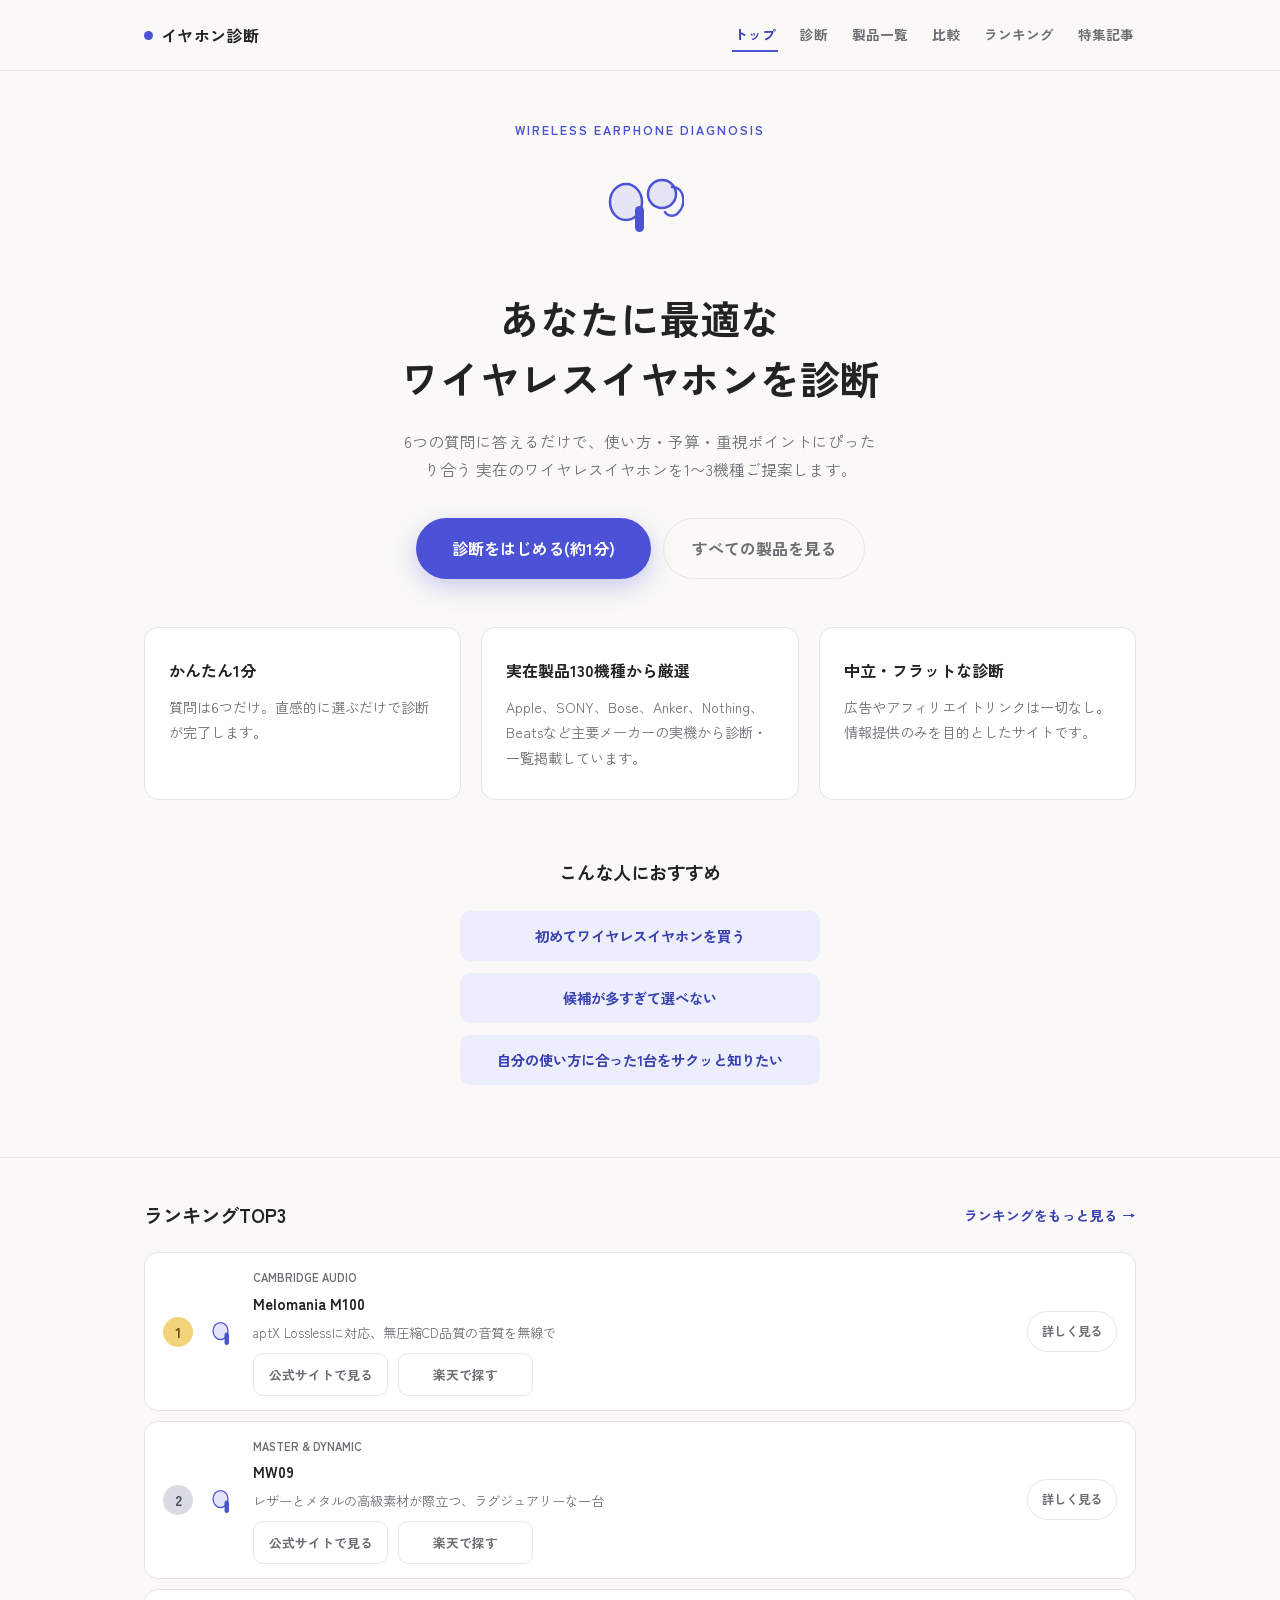
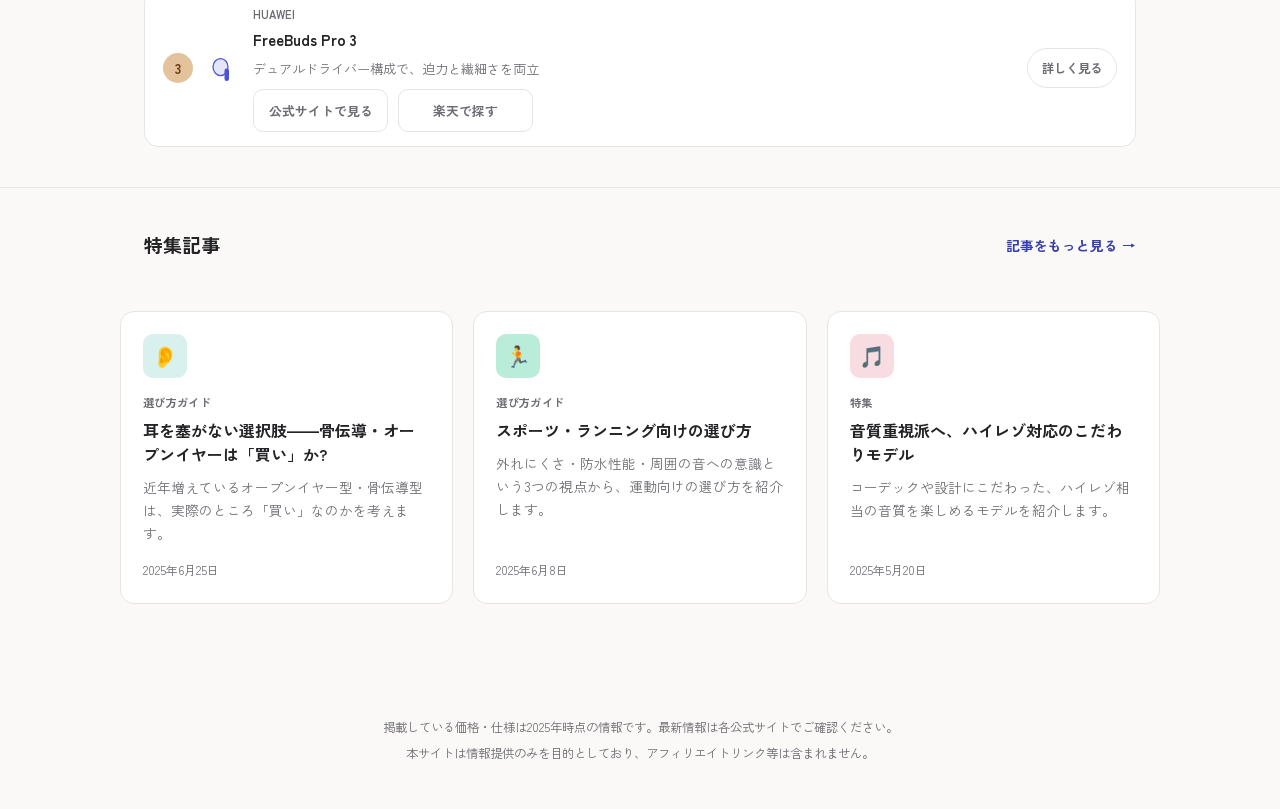
<file: index.html>
<!doctype html>
<html lang="ja">
<head>
<meta charset="UTF-8" />
<meta name="viewport" content="width=device-width, initial-scale=1.0" />
<title>イヤホン診断 | あなたに最適なワイヤレスイヤホンが見つかる</title>
<meta name="description" content="6つの質問に答えるだけで、使い方・予算・好みにぴったり合う実在のワイヤレスイヤホンを診断します。" />
<link rel="preconnect" href="https://fonts.googleapis.com" />
<link rel="preconnect" href="https://fonts.gstatic.com" crossorigin />
<link href="https://fonts.googleapis.com/css2?family=Zen+Kaku+Gothic+New:wght@400;500;700;900&display=swap" rel="stylesheet" />
<link rel="stylesheet" href="css/style.css" />
</head>
<body>

<header class="site-header">
  <div class="site-header-inner">
    <a href="index.html" class="logo"><span class="logo-dot"></span>イヤホン診断</a>
    <nav class="site-nav">
      <a href="index.html" class="site-nav-link is-active">トップ</a>
      <a href="quiz.html" class="site-nav-link">診断</a>
      <a href="products.html" class="site-nav-link">製品一覧</a>
      <a href="compare.html" class="site-nav-link">比較</a>
      <a href="ranking.html" class="site-nav-link">ランキング</a>
      <a href="articles.html" class="site-nav-link">特集記事</a>
    </nav>
  </div>
</header>

<main>
  <section class="hero">
    <p class="eyebrow">WIRELESS EARPHONE DIAGNOSIS</p>

    <div class="hero-visual">
      <svg viewBox="0 0 88 88" fill="none" xmlns="http://www.w3.org/2000/svg">
        <ellipse cx="30" cy="42" rx="16" ry="18" fill="currentColor" fill-opacity="0.12" stroke="currentColor" stroke-width="2.5"/>
        <rect x="39" y="46" width="9" height="26" rx="4.5" fill="currentColor"/>
        <circle cx="66" cy="34" r="14" fill="currentColor" fill-opacity="0.12" stroke="currentColor" stroke-width="2.5"/>
        <path d="M76 27 C89 27 91 46 81 54 C77 57 71 56 69 52" stroke="currentColor" stroke-width="2.5" stroke-linecap="round" fill="none"/>
      </svg>
    </div>

    <h1>あなたに最適な<br>ワイヤレスイヤホンを診断</h1>
    <p class="hero-desc">
      6つの質問に答えるだけで、使い方・予算・重視ポイントにぴったり合う
      実在のワイヤレスイヤホンを1〜3機種ご提案します。
    </p>
    <div class="hero-actions">
      <a href="quiz.html" class="btn btn-primary">診断をはじめる(約1分)</a>
      <a href="products.html" class="btn btn-ghost">すべての製品を見る</a>
    </div>
  </section>

  <section class="features">
    <div class="feature-card">
      <h3>かんたん1分</h3>
      <p>質問は6つだけ。直感的に選ぶだけで診断が完了します。</p>
    </div>
    <div class="feature-card">
      <h3>実在製品130機種から厳選</h3>
      <p>Apple、SONY、Bose、Anker、Nothing、Beatsなど主要メーカーの実機から診断・一覧掲載しています。</p>
    </div>
    <div class="feature-card">
      <h3>中立・フラットな診断</h3>
      <p>広告やアフィリエイトリンクは一切なし。情報提供のみを目的としたサイトです。</p>
    </div>
  </section>

  <section class="about">
    <h2>こんな人におすすめ</h2>
    <ul>
      <li>初めてワイヤレスイヤホンを買う</li>
      <li>候補が多すぎて選べない</li>
      <li>自分の使い方に合った1台をサクッと知りたい</li>
    </ul>
  </section>

  <section class="home-section" id="rankingPreviewSection">
    <div class="container-wide home-section-header">
      <h2>ランキングTOP3</h2>
      <a href="ranking.html" class="home-more-link">ランキングをもっと見る →</a>
    </div>
    <div class="container-wide" id="homeRankingList"></div>
  </section>

  <section class="home-section" id="articlesPreviewSection">
    <div class="container-wide home-section-header">
      <h2>特集記事</h2>
      <a href="articles.html" class="home-more-link">記事をもっと見る →</a>
    </div>
    <div class="container-wide article-grid" id="homeArticleList"></div>
  </section>
</main>

<footer class="site-footer">
  <p>掲載している価格・仕様は2025年時点の情報です。最新情報は各公式サイトでご確認ください。</p>
  <p class="copyright">本サイトは情報提供のみを目的としており、アフィリエイトリンク等は含まれません。</p>
</footer>

<script src="js/products.js"></script>
<script src="js/icons.js"></script>
<script src="js/shop-links.js"></script>
<script src="js/ranking-scores.js"></script>
<script src="js/articles.js"></script>
<script src="js/index.js"></script>
</body>
</html>
</file>
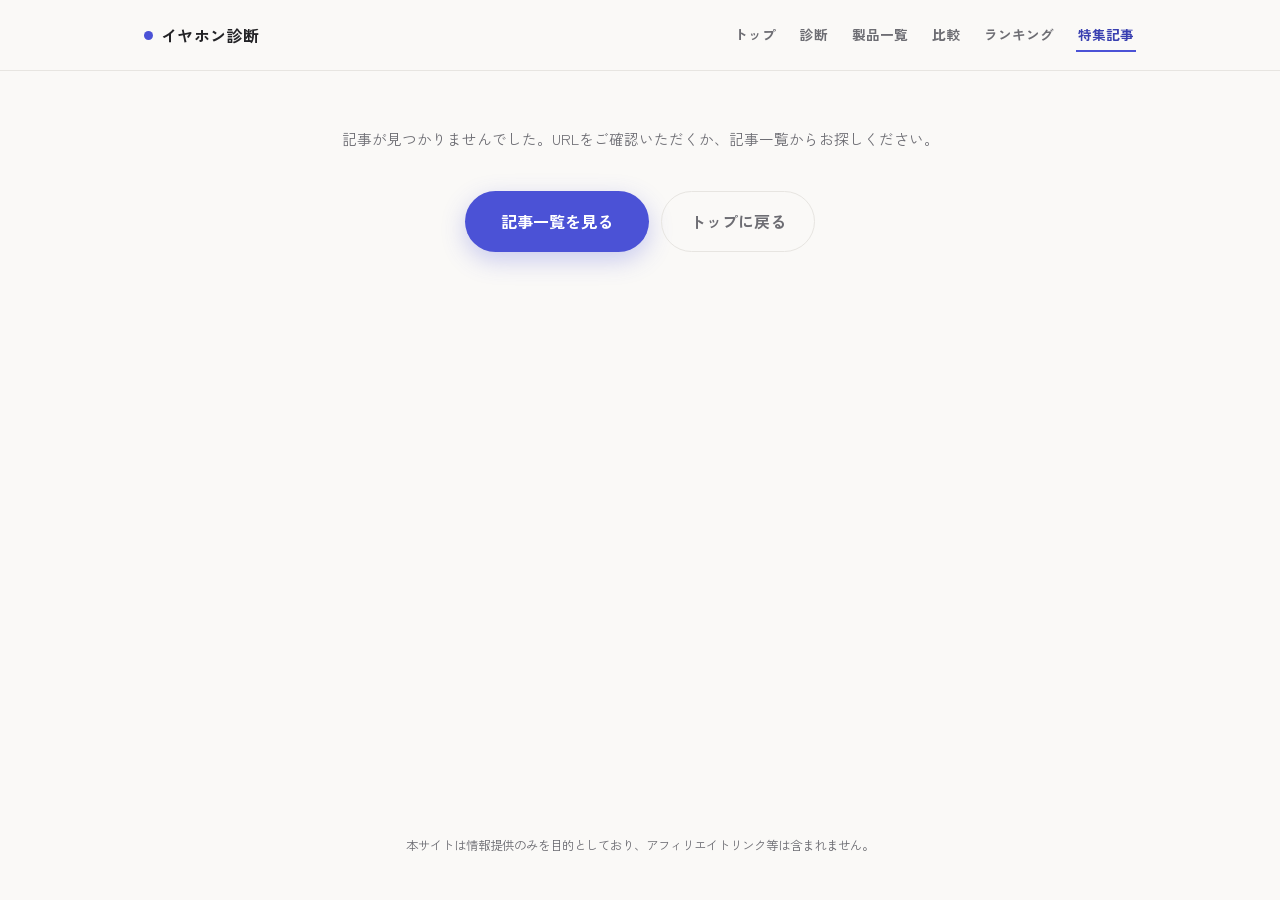
<file: article.html>
<!doctype html>
<html lang="ja">
<head>
<meta charset="UTF-8" />
<meta name="viewport" content="width=device-width, initial-scale=1.0" />
<title>記事詳細 | イヤホン診断</title>
<link rel="preconnect" href="https://fonts.googleapis.com" />
<link rel="preconnect" href="https://fonts.gstatic.com" crossorigin />
<link href="https://fonts.googleapis.com/css2?family=Zen+Kaku+Gothic+New:wght@400;500;700;900&display=swap" rel="stylesheet" />
<link rel="stylesheet" href="css/style.css" />
</head>
<body>

<header class="site-header">
  <div class="site-header-inner">
    <a href="index.html" class="logo"><span class="logo-dot"></span>イヤホン診断</a>
    <nav class="site-nav">
      <a href="index.html" class="site-nav-link">トップ</a>
      <a href="quiz.html" class="site-nav-link">診断</a>
      <a href="products.html" class="site-nav-link">製品一覧</a>
      <a href="compare.html" class="site-nav-link">比較</a>
      <a href="ranking.html" class="site-nav-link">ランキング</a>
      <a href="articles.html" class="site-nav-link is-active">特集記事</a>
    </nav>
  </div>
</header>

<main>

  <div id="articleErrorState" class="container state-block" hidden>
    <p class="state-message">記事が見つかりませんでした。URLをご確認いただくか、記事一覧からお探しください。</p>
    <div class="state-actions">
      <a href="articles.html" class="btn btn-primary">記事一覧を見る</a>
      <a href="index.html" class="btn btn-ghost">トップに戻る</a>
    </div>
  </div>

  <div id="articleContent">
    <div class="container article-topnav">
      <a href="articles.html" class="back-link">← 特集記事一覧に戻る</a>
    </div>

    <article class="container article-detail">
      <header class="article-detail-header">
        <div class="article-detail-icon" id="articleIcon"></div>
        <p class="article-detail-category" id="articleCategory"></p>
        <h1 id="articleTitle"></h1>
        <p class="article-detail-date" id="articleDate"></p>
      </header>

      <div class="article-body" id="articleBody"></div>

      <div class="article-related" id="articleRelatedWrap">
        <h2>この記事に関連する製品</h2>
        <div class="article-related-grid" id="articleRelatedProducts"></div>
      </div>
    </article>

    <p class="result-note container">
      掲載している価格・仕様は2025年時点の参考情報です。最新の価格・仕様は各公式サイトでご確認ください。
    </p>

    <div class="product-footer-nav container">
      <a href="articles.html" class="btn btn-ghost">特集記事一覧へ</a>
      <a href="products.html" class="btn btn-ghost">製品一覧を見る</a>
      <a href="index.html" class="btn btn-ghost">トップに戻る</a>
    </div>
  </div>
</main>

<footer class="site-footer">
  <p>本サイトは情報提供のみを目的としており、アフィリエイトリンク等は含まれません。</p>
</footer>

<script src="js/products.js"></script>
<script src="js/icons.js"></script>
<script src="js/articles.js"></script>
<script src="js/article.js"></script>
</body>
</html>
</file>
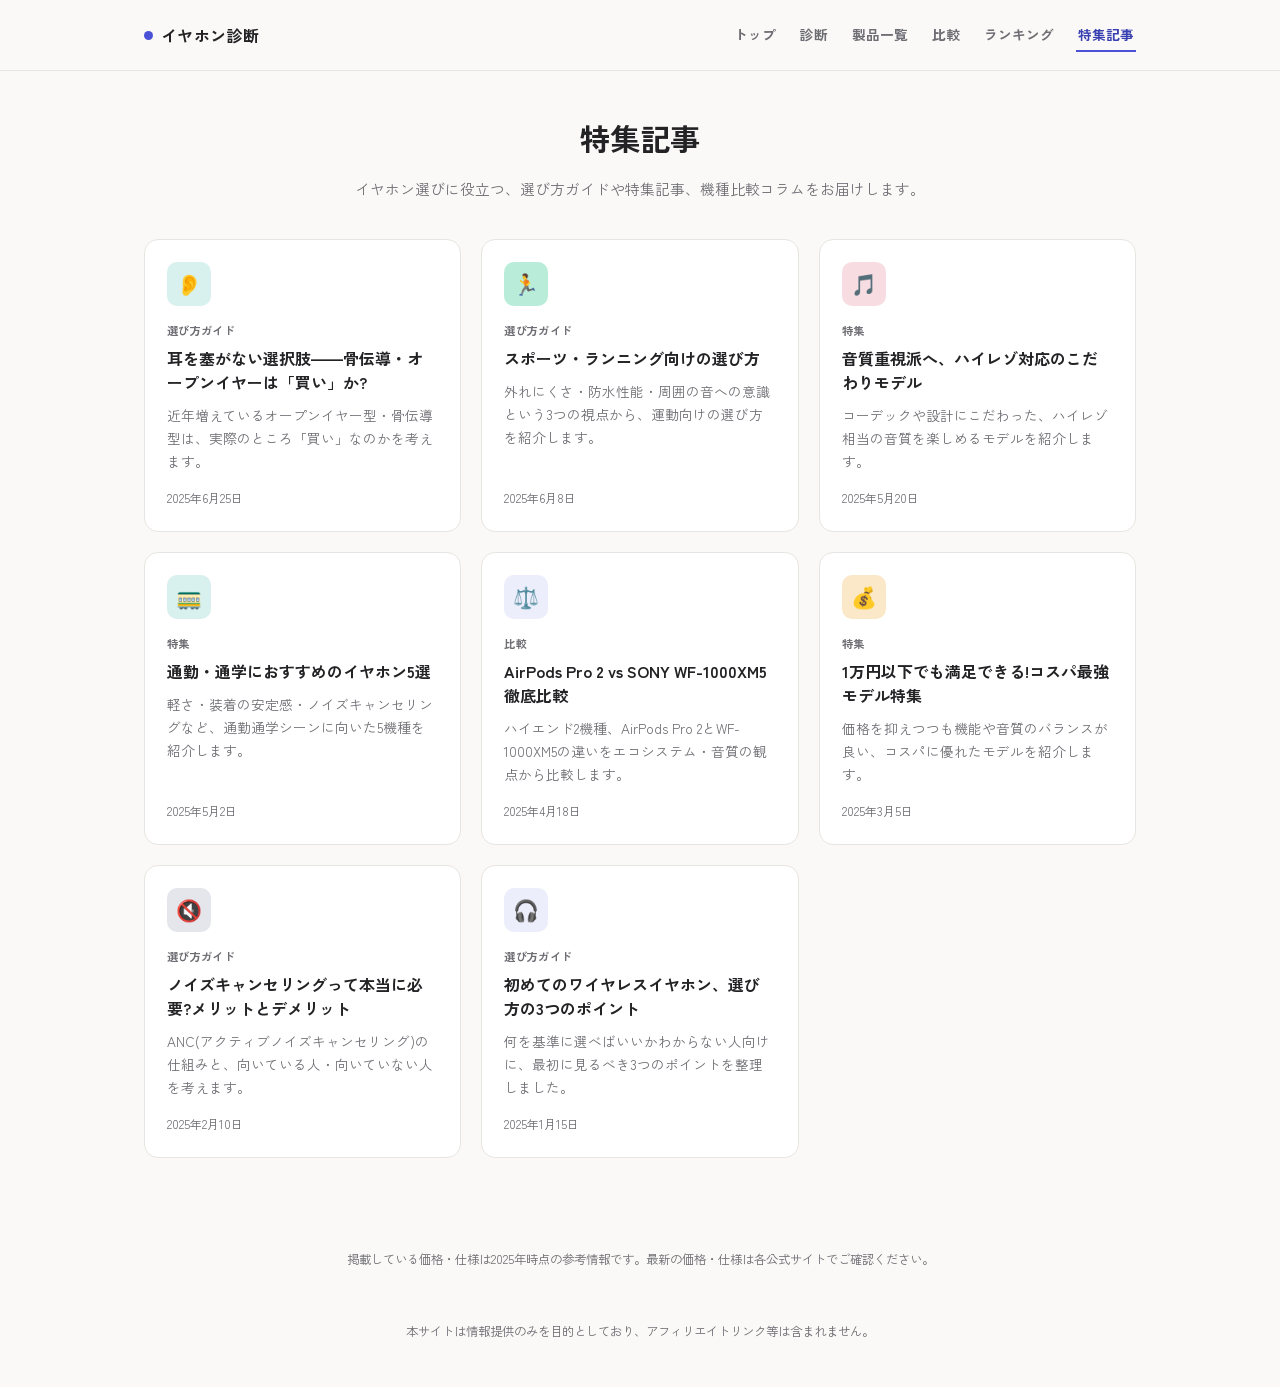
<file: articles.html>
<!doctype html>
<html lang="ja">
<head>
<meta charset="UTF-8" />
<meta name="viewport" content="width=device-width, initial-scale=1.0" />
<title>特集記事 | イヤホン診断</title>
<meta name="description" content="ワイヤレスイヤホンの選び方や特集記事をお届けします。" />
<link rel="preconnect" href="https://fonts.googleapis.com" />
<link rel="preconnect" href="https://fonts.gstatic.com" crossorigin />
<link href="https://fonts.googleapis.com/css2?family=Zen+Kaku+Gothic+New:wght@400;500;700;900&display=swap" rel="stylesheet" />
<link rel="stylesheet" href="css/style.css" />
</head>
<body>

<header class="site-header">
  <div class="site-header-inner">
    <a href="index.html" class="logo"><span class="logo-dot"></span>イヤホン診断</a>
    <nav class="site-nav">
      <a href="index.html" class="site-nav-link">トップ</a>
      <a href="quiz.html" class="site-nav-link">診断</a>
      <a href="products.html" class="site-nav-link">製品一覧</a>
      <a href="compare.html" class="site-nav-link">比較</a>
      <a href="ranking.html" class="site-nav-link">ランキング</a>
      <a href="articles.html" class="site-nav-link is-active">特集記事</a>
    </nav>
  </div>
</header>

<main>
  <div class="container articles-page-header">
    <h1>特集記事</h1>
    <p>イヤホン選びに役立つ、選び方ガイドや特集記事、機種比較コラムをお届けします。</p>
  </div>

  <div id="articlesError" class="container state-block" hidden>
    <p class="state-message">記事データの読み込みに失敗しました。file:// で直接開いていませんか?</p>
  </div>

  <div class="container-wide">
    <div class="article-grid" id="articleGrid"></div>
  </div>

  <p class="result-note">
    掲載している価格・仕様は2025年時点の参考情報です。最新の価格・仕様は各公式サイトでご確認ください。
  </p>
</main>

<footer class="site-footer">
  <p>本サイトは情報提供のみを目的としており、アフィリエイトリンク等は含まれません。</p>
</footer>

<script src="js/articles.js"></script>
<script src="js/articles-list.js"></script>
</body>
</html>
</file>
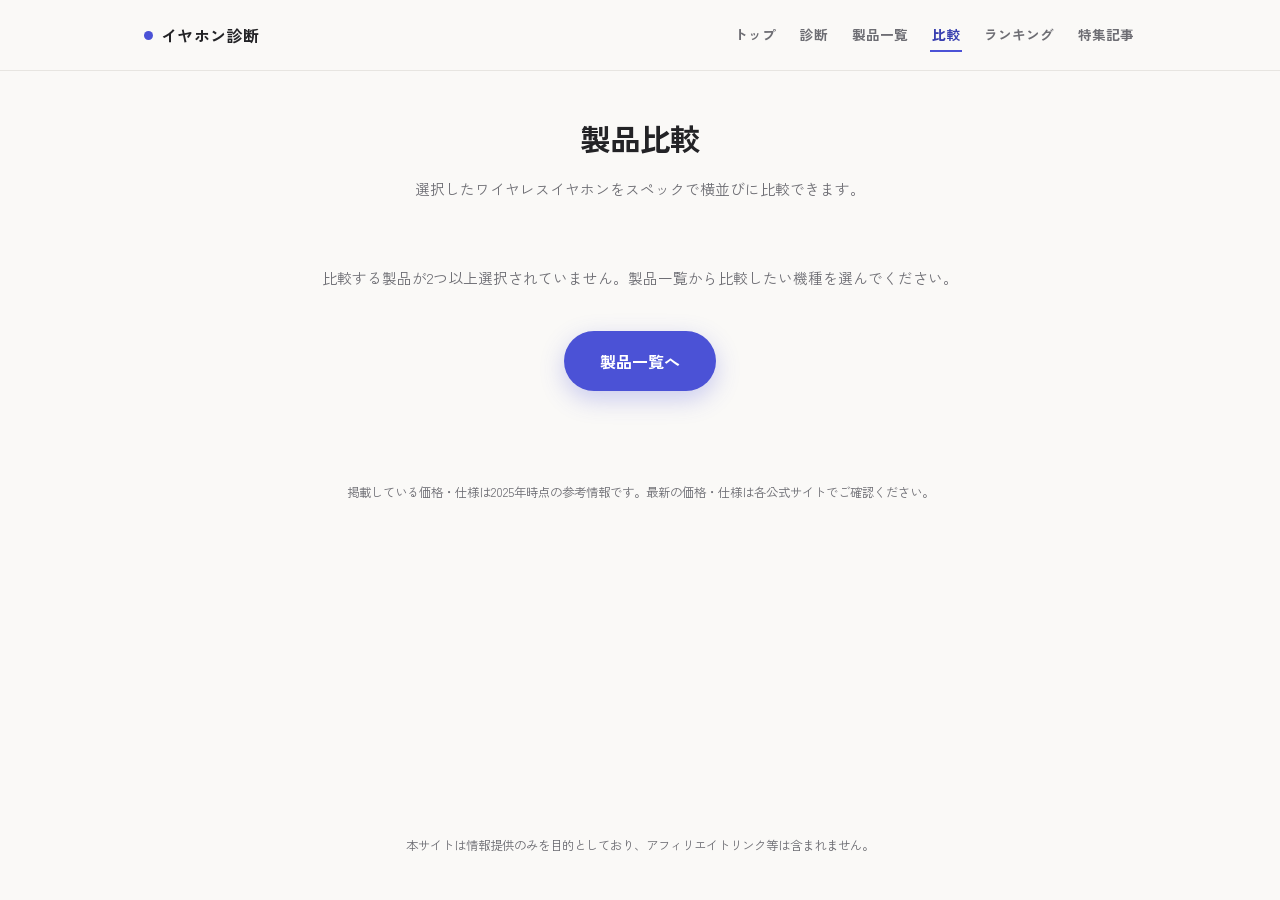
<file: compare.html>
<!doctype html>
<html lang="ja">
<head>
<meta charset="UTF-8" />
<meta name="viewport" content="width=device-width, initial-scale=1.0" />
<title>製品比較 | イヤホン診断</title>
<meta name="description" content="選択したワイヤレスイヤホンをスペックで横並び比較できます。" />
<link rel="preconnect" href="https://fonts.googleapis.com" />
<link rel="preconnect" href="https://fonts.gstatic.com" crossorigin />
<link href="https://fonts.googleapis.com/css2?family=Zen+Kaku+Gothic+New:wght@400;500;700;900&display=swap" rel="stylesheet" />
<link rel="stylesheet" href="css/style.css" />
</head>
<body>

<header class="site-header">
  <div class="site-header-inner">
    <a href="index.html" class="logo"><span class="logo-dot"></span>イヤホン診断</a>
    <nav class="site-nav">
      <a href="index.html" class="site-nav-link">トップ</a>
      <a href="quiz.html" class="site-nav-link">診断</a>
      <a href="products.html" class="site-nav-link">製品一覧</a>
      <a href="compare.html" class="site-nav-link is-active">比較</a>
      <a href="ranking.html" class="site-nav-link">ランキング</a>
      <a href="articles.html" class="site-nav-link">特集記事</a>
    </nav>
  </div>
</header>

<main>
  <div class="container compare-page-header">
    <h1>製品比較</h1>
    <p>選択したワイヤレスイヤホンをスペックで横並びに比較できます。</p>
  </div>

  <div id="compareEmptyState" class="container state-block" hidden>
    <p class="state-message">比較する製品が2つ以上選択されていません。製品一覧から比較したい機種を選んでください。</p>
    <div class="state-actions">
      <a href="products.html" class="btn btn-primary">製品一覧へ</a>
    </div>
  </div>

  <div id="compareContent" class="container-wide">
    <div class="compare-table-scroll">
      <table class="compare-table" id="compareTable"></table>
    </div>
  </div>

  <p class="result-note">
    掲載している価格・仕様は2025年時点の参考情報です。最新の価格・仕様は各公式サイトでご確認ください。
  </p>
</main>

<footer class="site-footer">
  <p>本サイトは情報提供のみを目的としており、アフィリエイトリンク等は含まれません。</p>
</footer>

<script src="js/products.js"></script>
<script src="js/icons.js"></script>
<script src="js/compare-tray.js"></script>
<script src="js/shop-links.js"></script>
<script src="js/compare.js"></script>
</body>
</html>
</file>
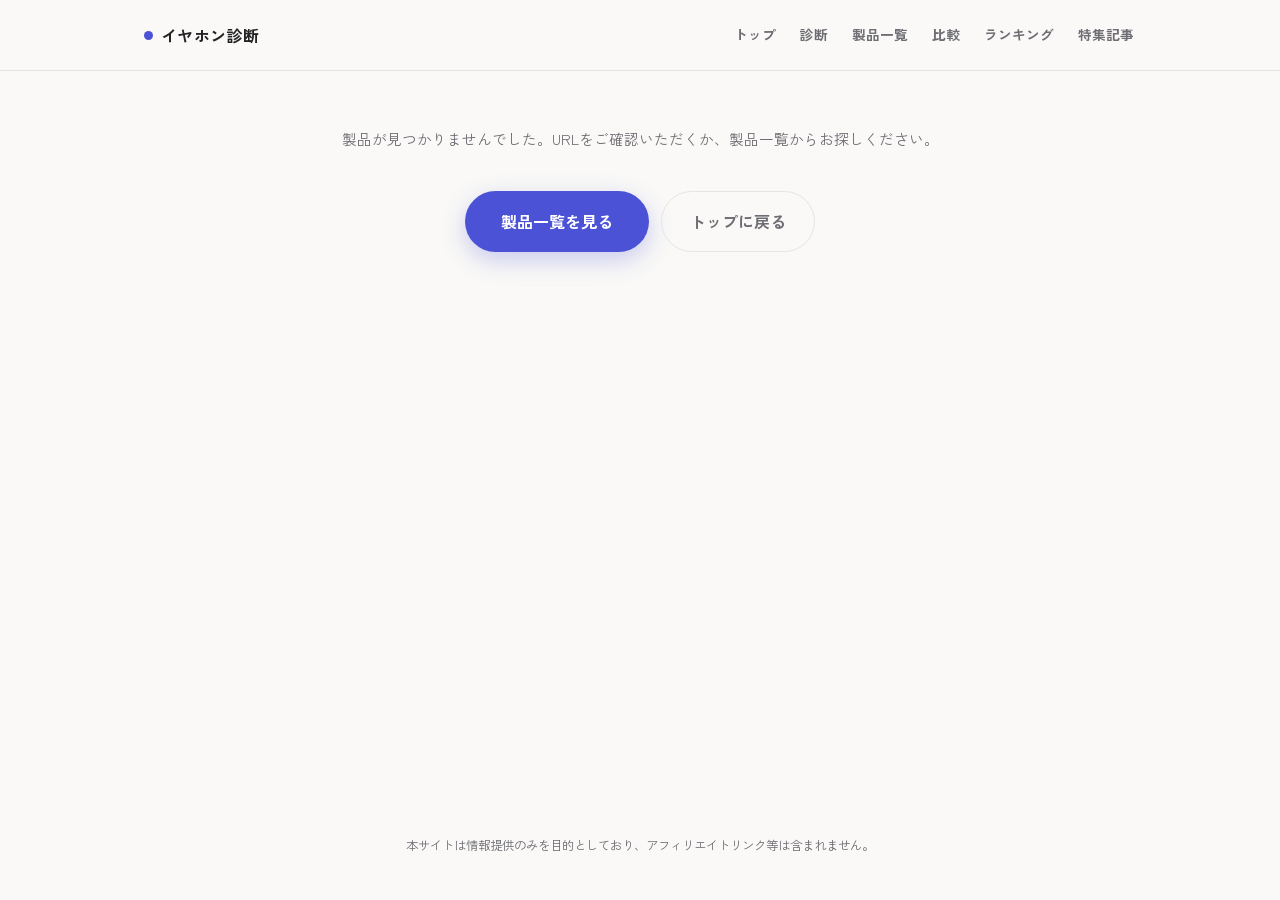
<file: product.html>
<!doctype html>
<html lang="ja">
<head>
<meta charset="UTF-8" />
<meta name="viewport" content="width=device-width, initial-scale=1.0" />
<title>製品詳細 | イヤホン診断</title>
<link rel="preconnect" href="https://fonts.googleapis.com" />
<link rel="preconnect" href="https://fonts.gstatic.com" crossorigin />
<link href="https://fonts.googleapis.com/css2?family=Zen+Kaku+Gothic+New:wght@400;500;700;900&display=swap" rel="stylesheet" />
<link rel="stylesheet" href="css/style.css" />
</head>
<body>

<header class="site-header">
  <div class="site-header-inner">
    <a href="index.html" class="logo"><span class="logo-dot"></span>イヤホン診断</a>
    <nav class="site-nav">
      <a href="index.html" class="site-nav-link">トップ</a>
      <a href="quiz.html" class="site-nav-link">診断</a>
      <a href="products.html" class="site-nav-link">製品一覧</a>
      <a href="compare.html" class="site-nav-link">比較</a>
      <a href="ranking.html" class="site-nav-link">ランキング</a>
      <a href="articles.html" class="site-nav-link">特集記事</a>
    </nav>
  </div>
</header>

<main>

  <div id="errorState" class="container state-block" hidden>
    <p class="state-message">製品が見つかりませんでした。URLをご確認いただくか、製品一覧からお探しください。</p>
    <div class="state-actions">
      <a href="products.html" class="btn btn-primary">製品一覧を見る</a>
      <a href="index.html" class="btn btn-ghost">トップに戻る</a>
    </div>
  </div>

  <div id="productContent">
    <div class="container product-topnav">
      <a href="products.html" id="backLink" class="back-link">← 製品一覧に戻る</a>
    </div>

    <nav class="product-toc" id="productToc">
      <div class="product-toc-inner">
        <a href="#specs">特徴</a>
        <a href="#review">詳細レビュー</a>
        <a href="#pros-cons">Pros / Cons</a>
        <a href="#recommend">おすすめな人</a>
        <a href="#similar-section">似ている製品</a>
        <a href="#related-articles-section">関連記事</a>
      </div>
    </nav>

    <section class="product-hero container" id="productHero"></section>

    <section class="product-section container" id="specs">
      <h2>特徴</h2>
      <div class="spec-grid" id="specGrid"></div>
    </section>

    <section class="product-section container" id="review">
      <h2>この製品について</h2>
      <div class="review-text" id="reviewText"></div>
    </section>

    <section class="product-section container" id="pros-cons">
      <h2>Pros / Cons</h2>
      <div class="pros-cons-grid">
        <div class="pros-col">
          <h3>良い点</h3>
          <ul id="prosList"></ul>
        </div>
        <div class="cons-col">
          <h3>気になる点</h3>
          <ul id="consList"></ul>
        </div>
      </div>
    </section>

    <section class="product-section container" id="recommend">
      <h2>こんな人におすすめ</h2>
      <div class="target-tags" id="targetTags"></div>
      <p class="recommend-text" id="recommendText"></p>
    </section>

    <section class="product-section container" id="similar-section">
      <h2>比較されやすいモデル</h2>
      <div class="similar-grid" id="similarProducts"></div>
    </section>

    <section class="product-section container" id="related-articles-section" hidden>
      <h2>関連する特集記事</h2>
      <div class="related-articles-grid" id="relatedArticles"></div>
    </section>

    <p class="result-note container">
      掲載している価格・仕様は2025年時点の参考情報です。最新の価格・仕様は各公式サイトでご確認ください。
    </p>

    <div class="product-footer-nav container">
      <a href="quiz.html" class="btn btn-ghost">診断ページへ</a>
      <a href="products.html" class="btn btn-ghost">製品一覧を見る</a>
      <a href="index.html" class="btn btn-ghost">トップに戻る</a>
    </div>
  </div>
</main>

<footer class="site-footer">
  <p>本サイトは情報提供のみを目的としており、アフィリエイトリンク等は含まれません。</p>
</footer>

<script src="js/products.js"></script>
<script src="js/icons.js"></script>
<script src="js/articles.js"></script>
<script src="js/compare-tray.js"></script>
<script src="js/shop-links.js"></script>
<script src="js/product.js"></script>
</body>
</html>
</file>
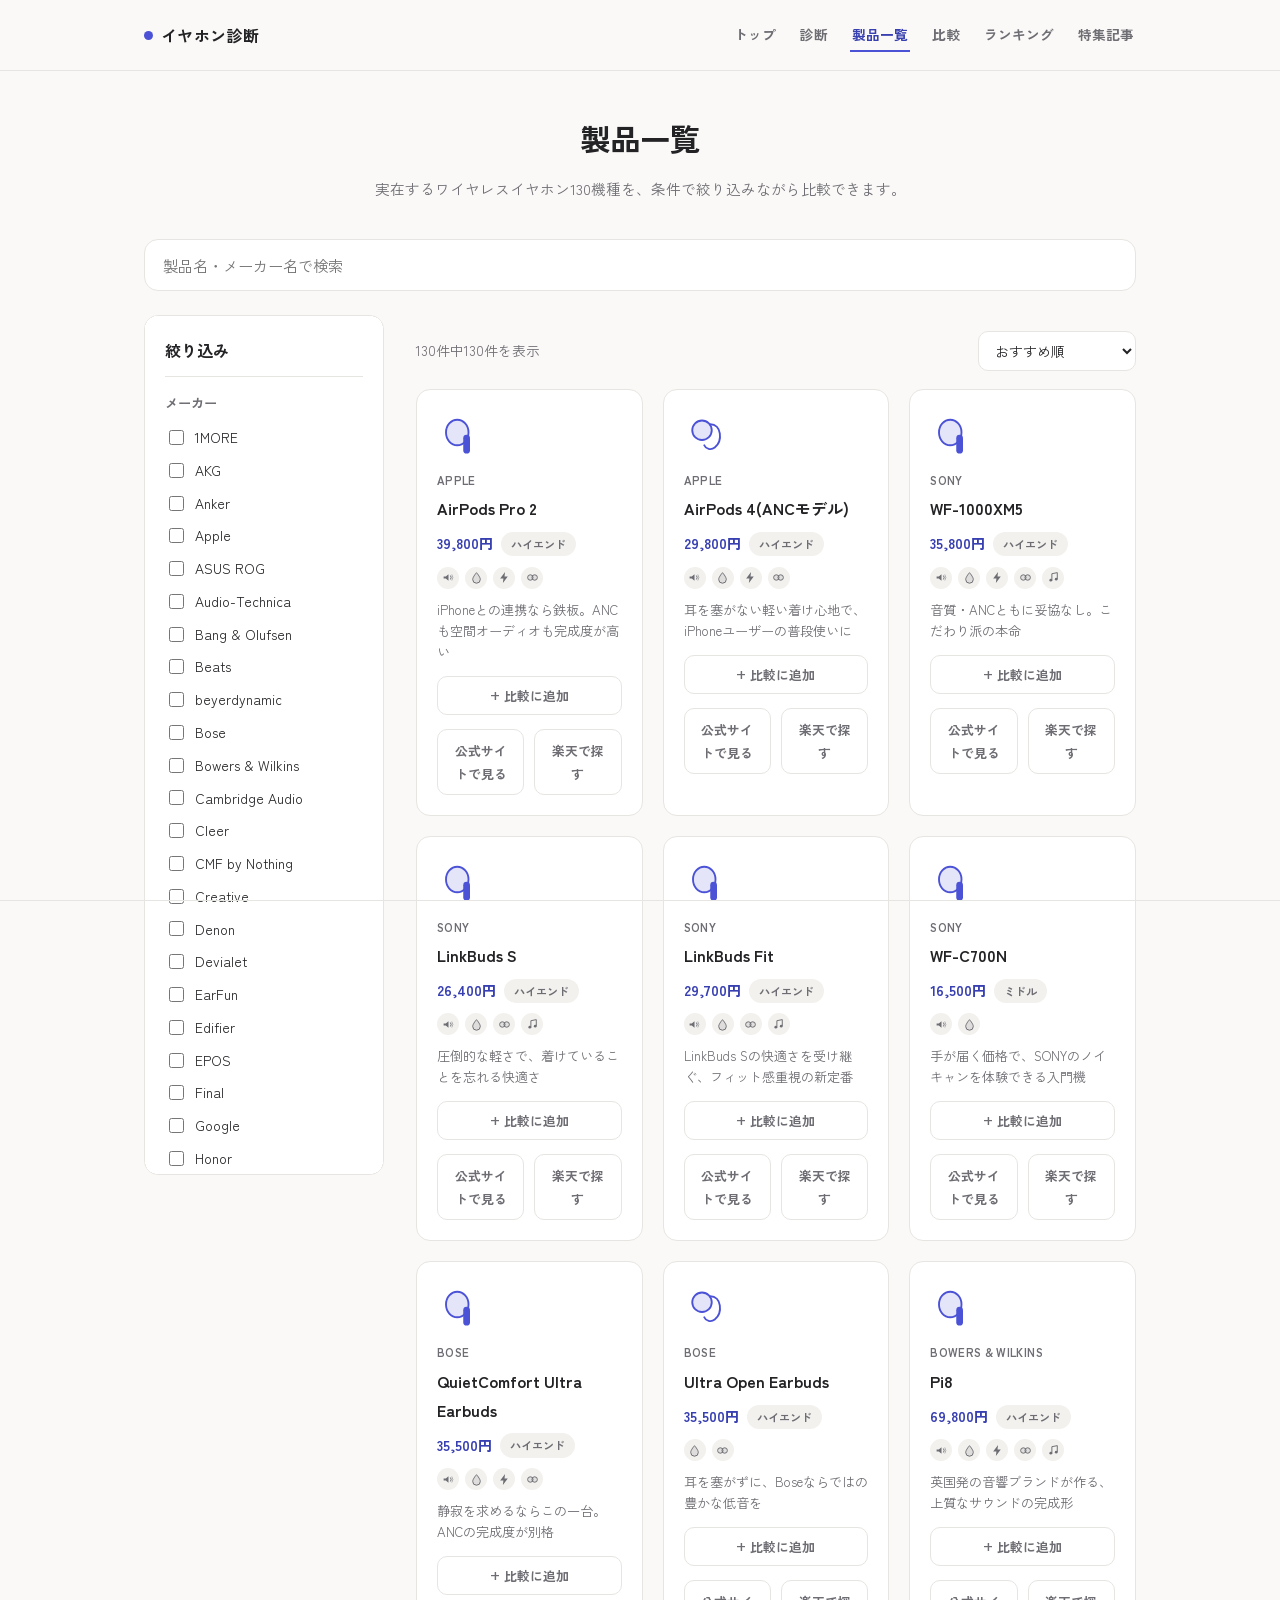
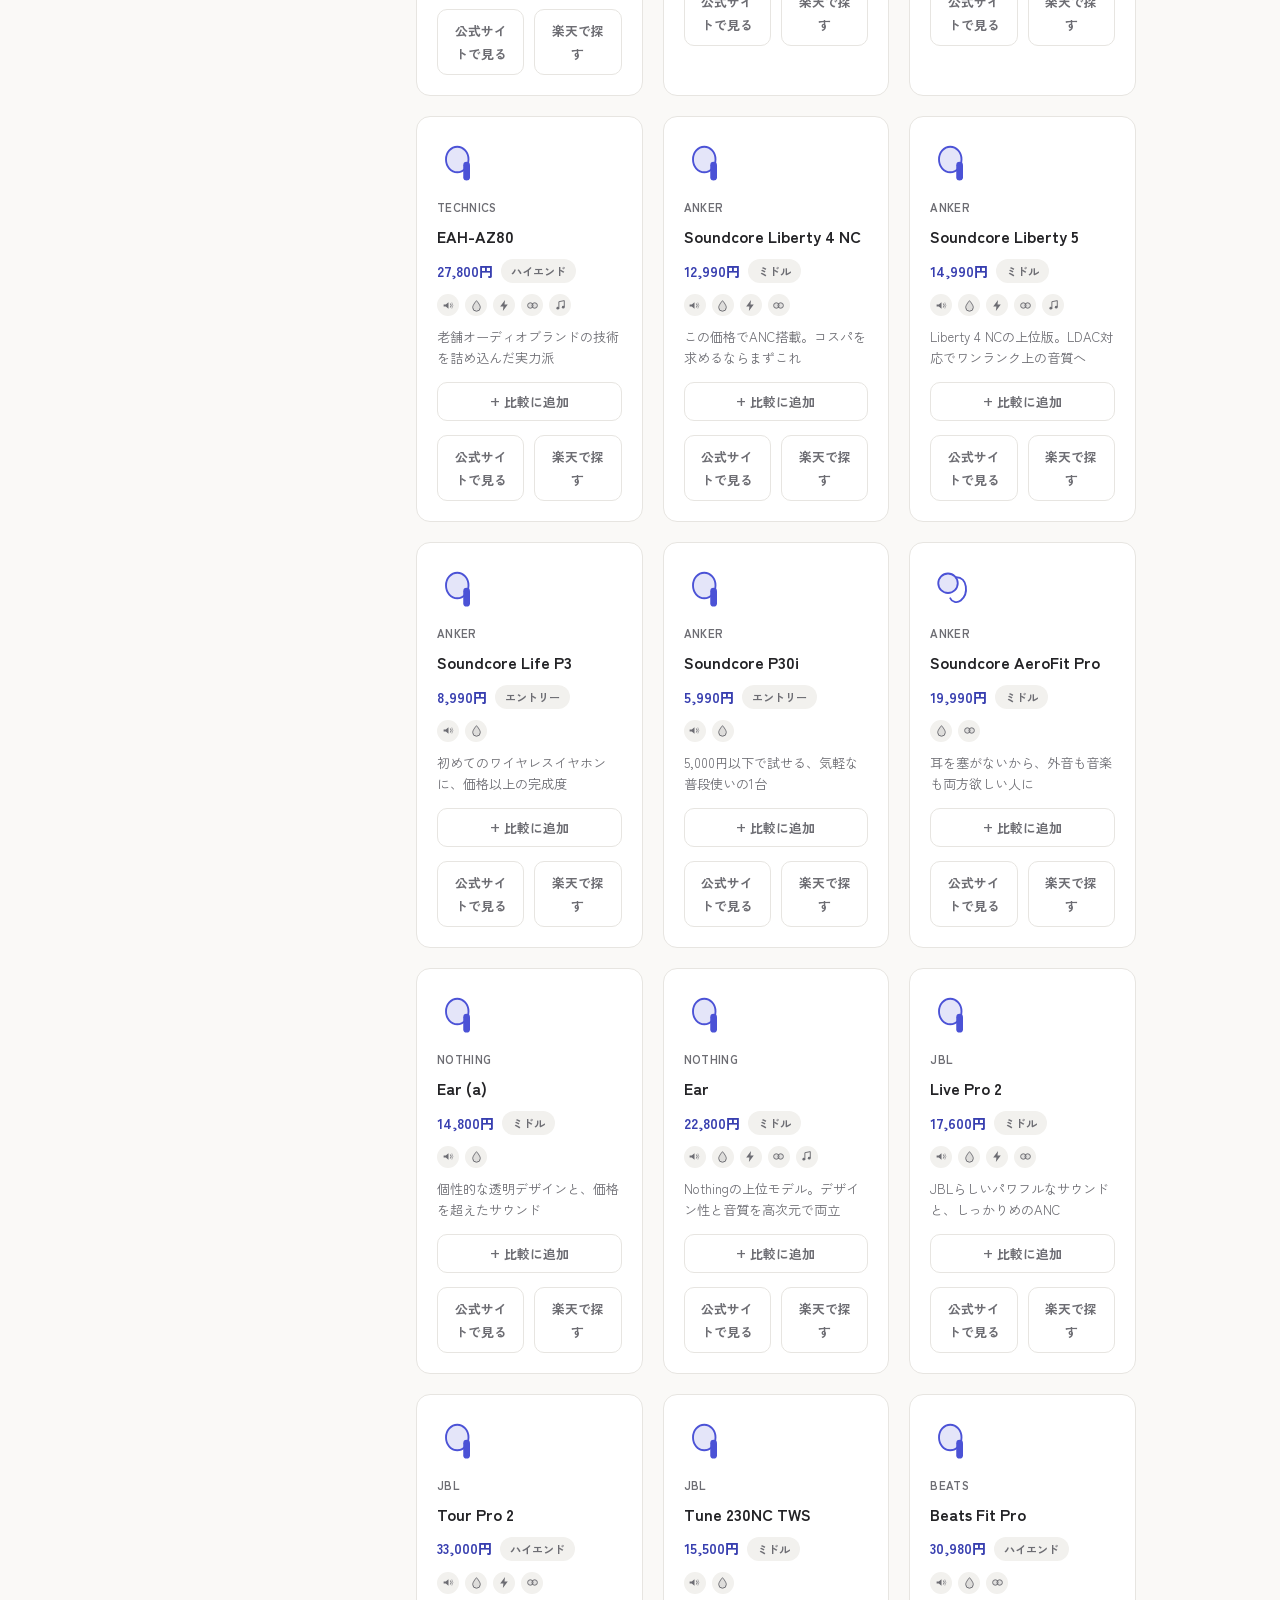
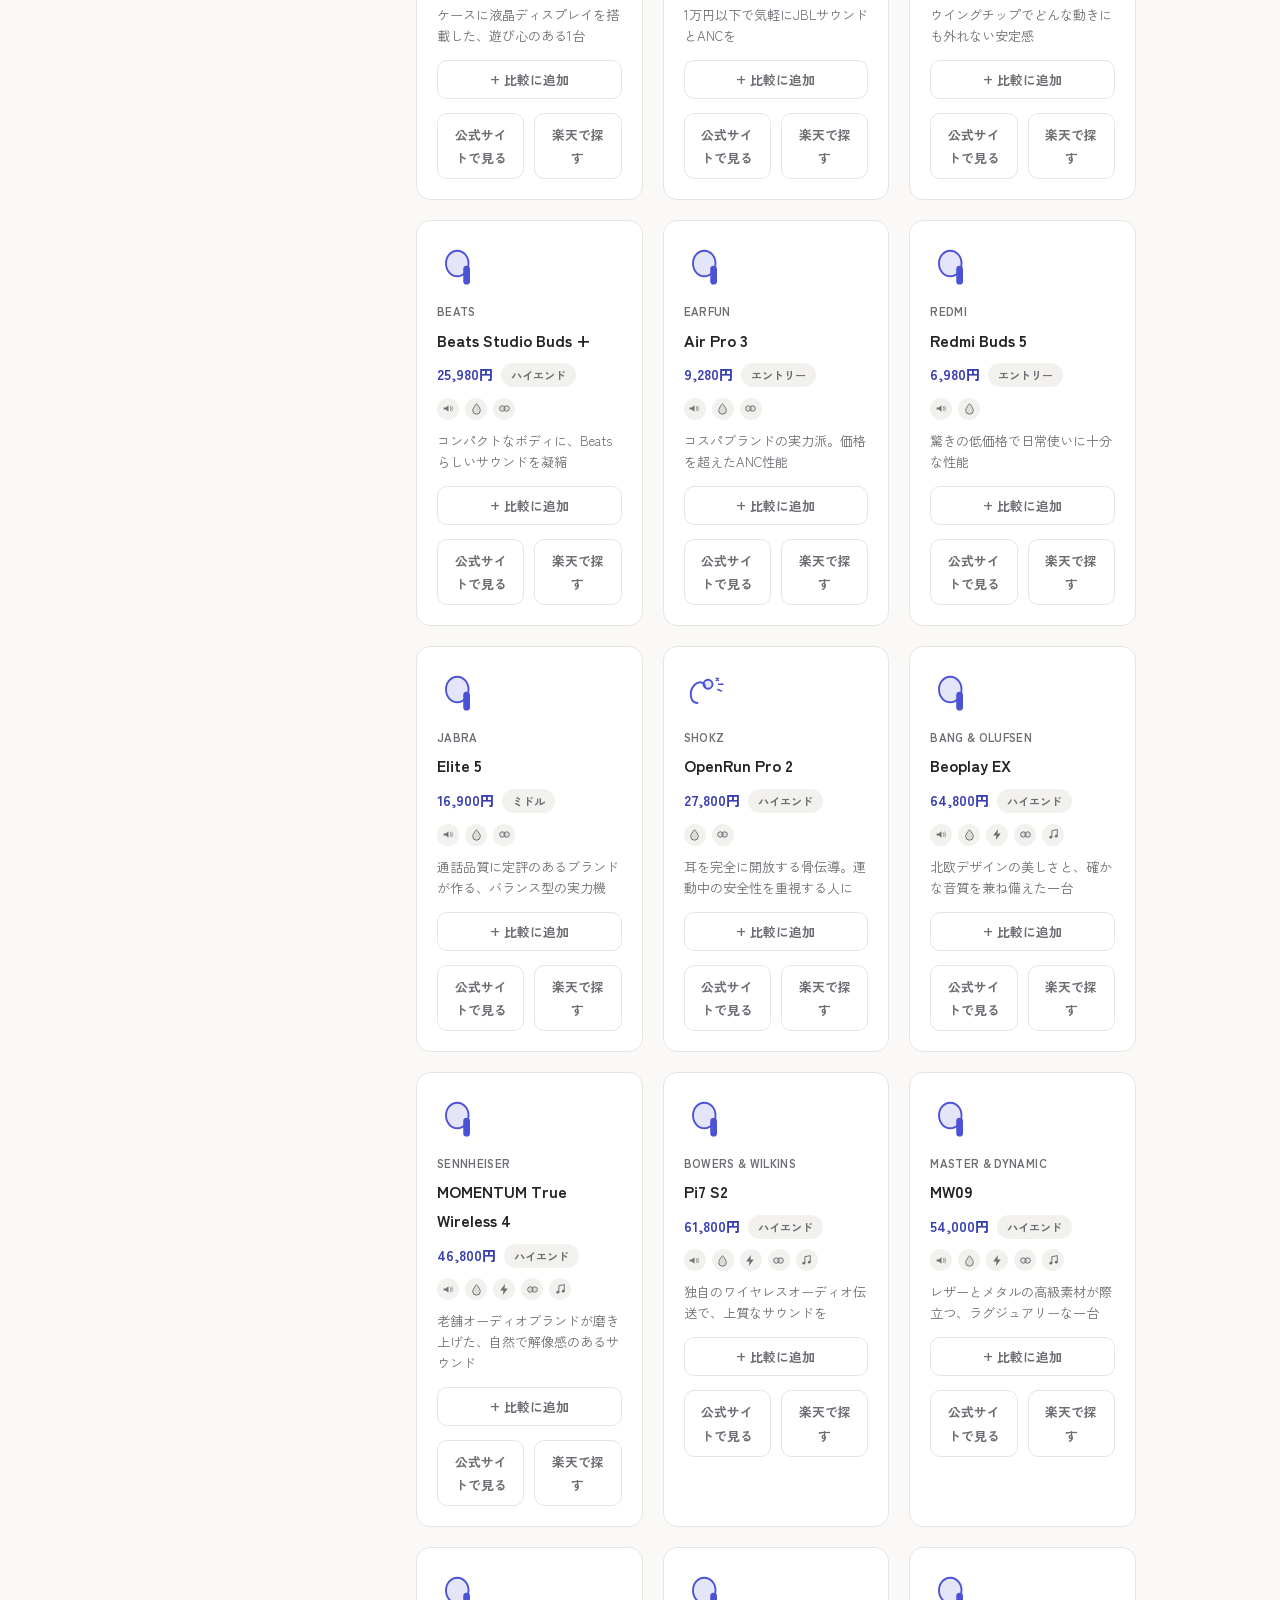
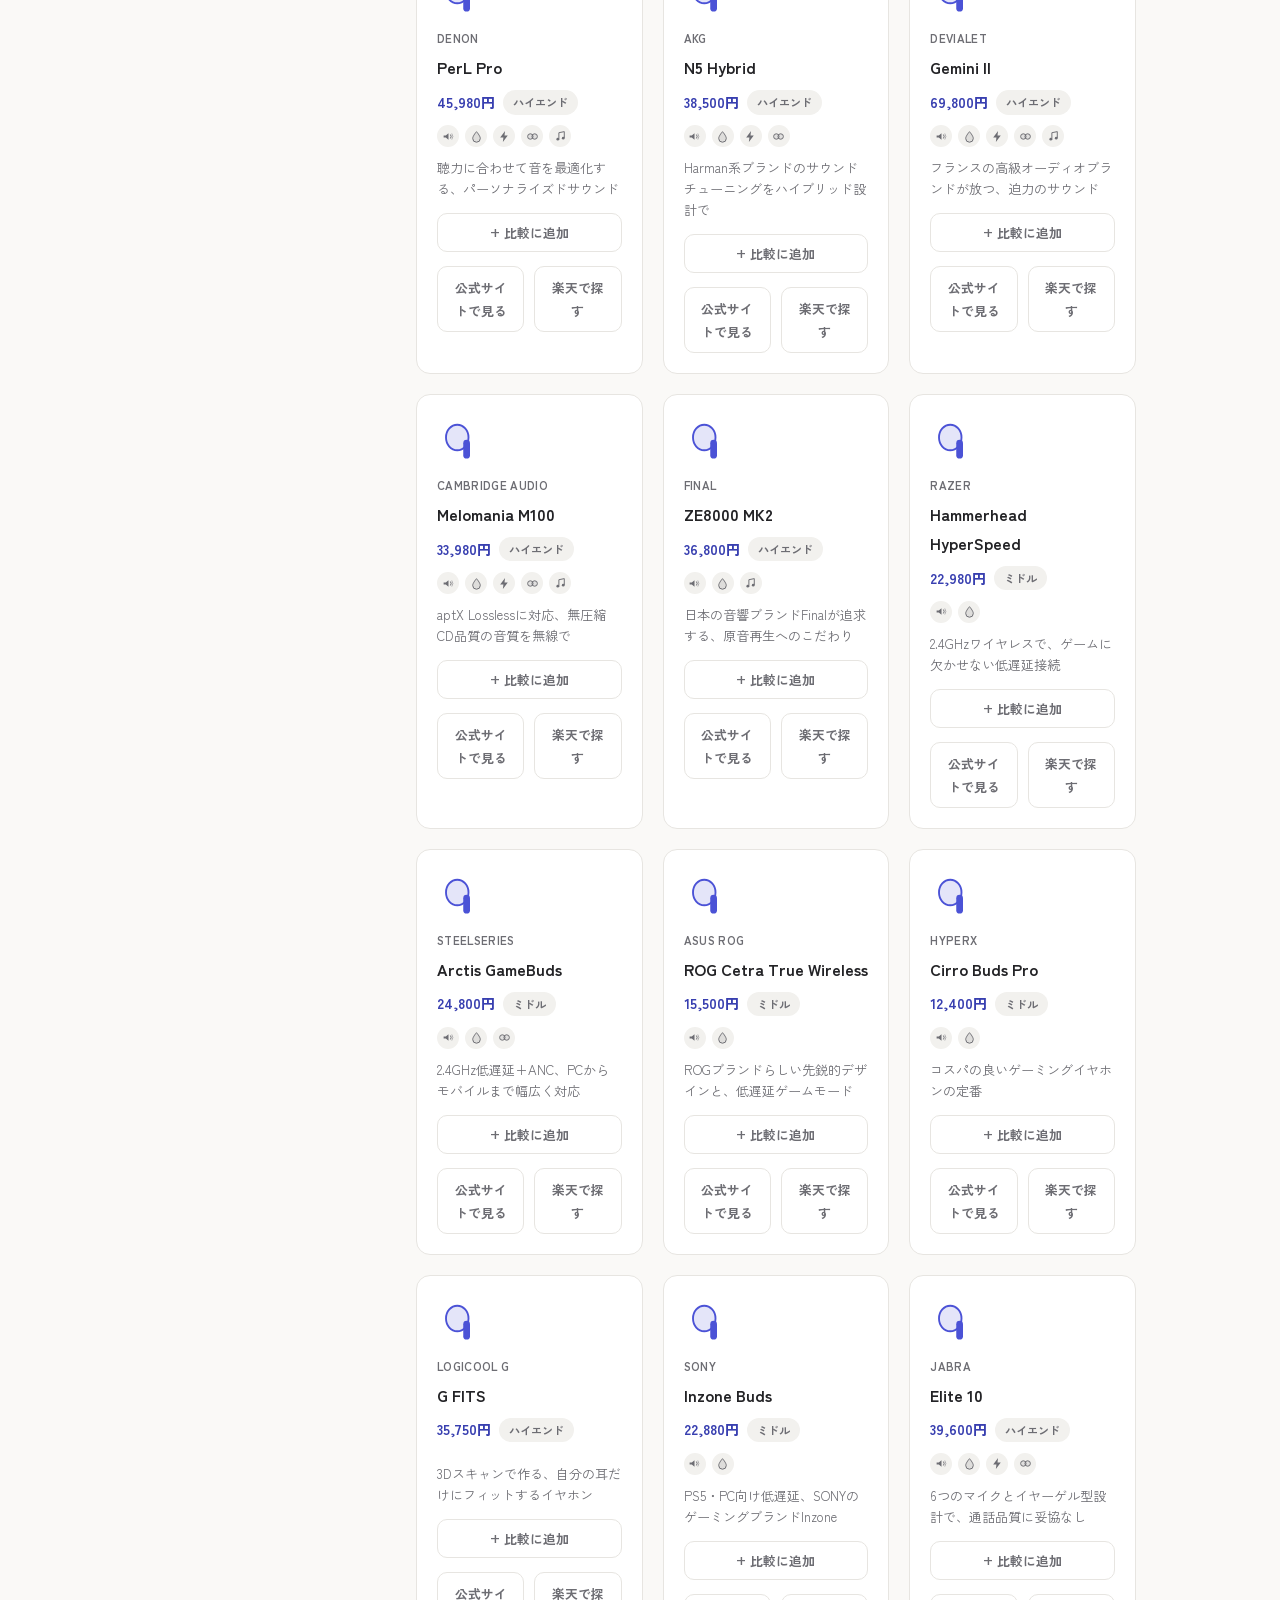
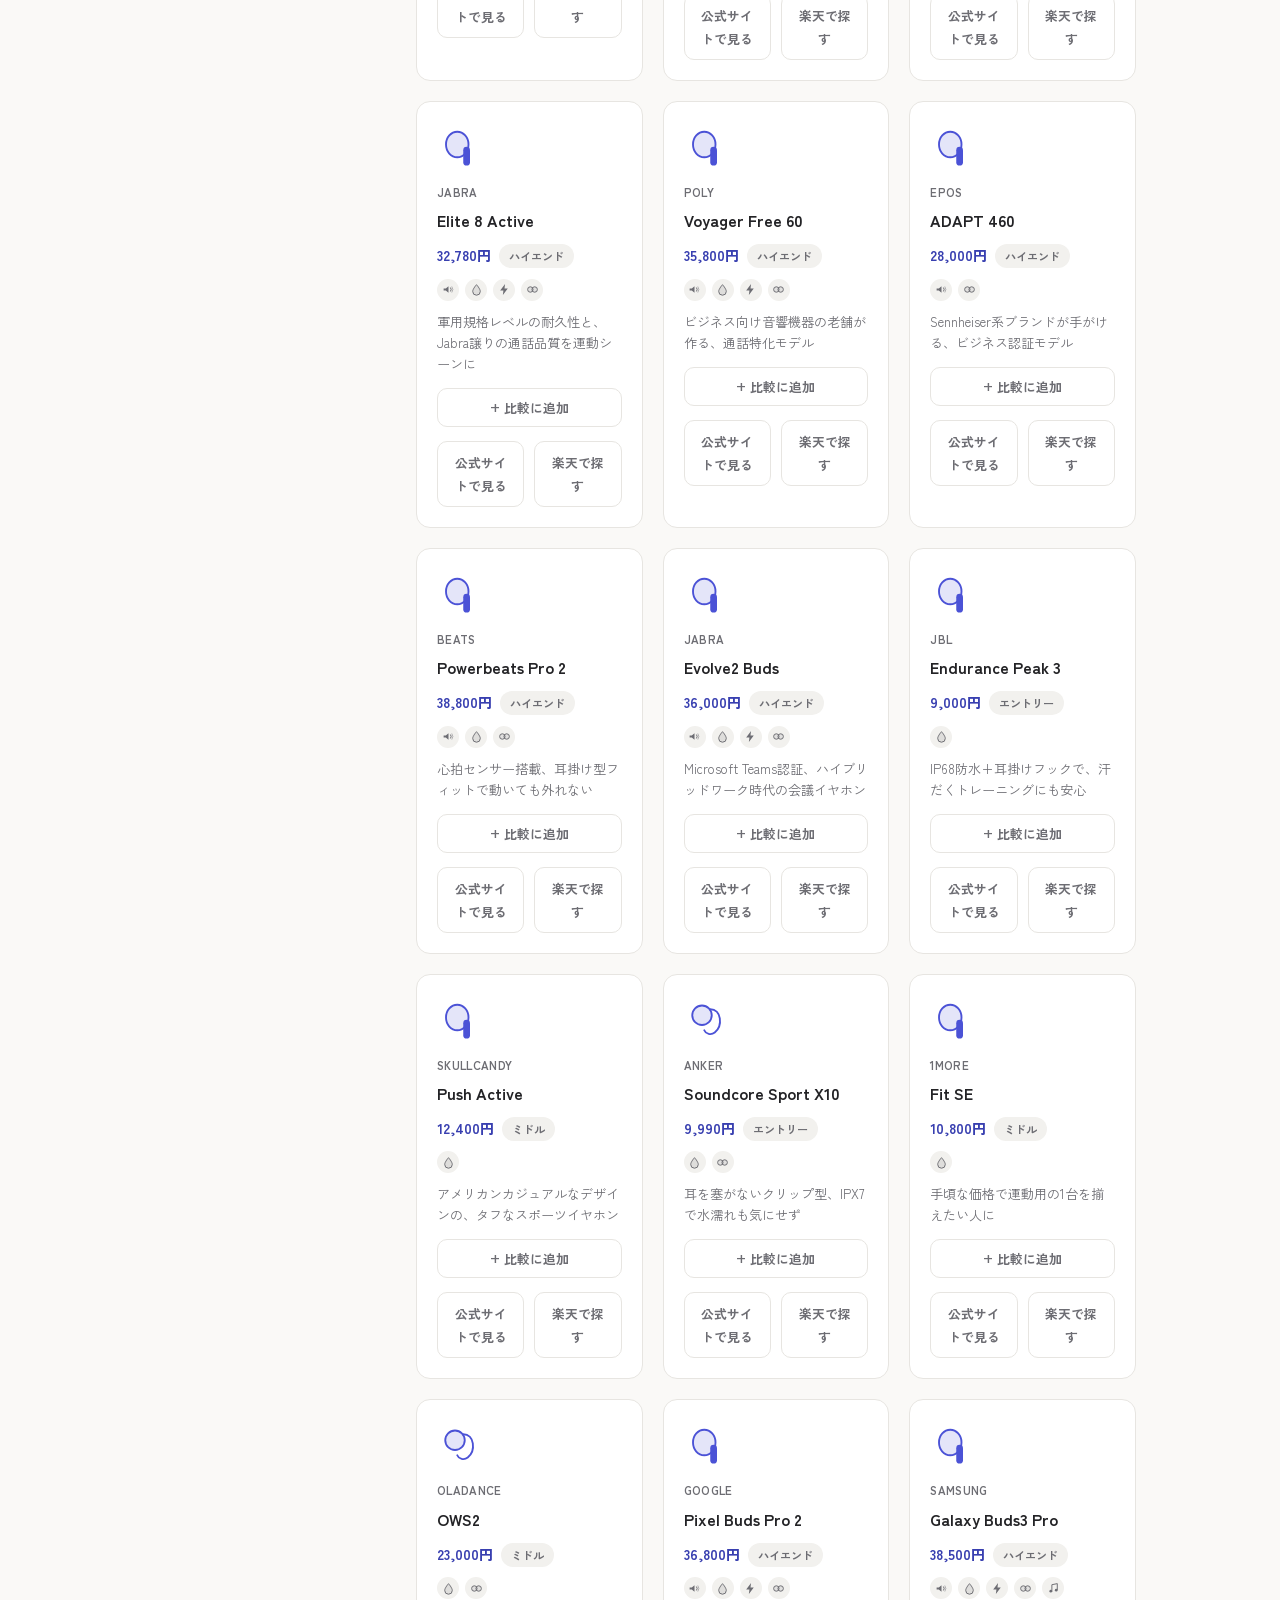
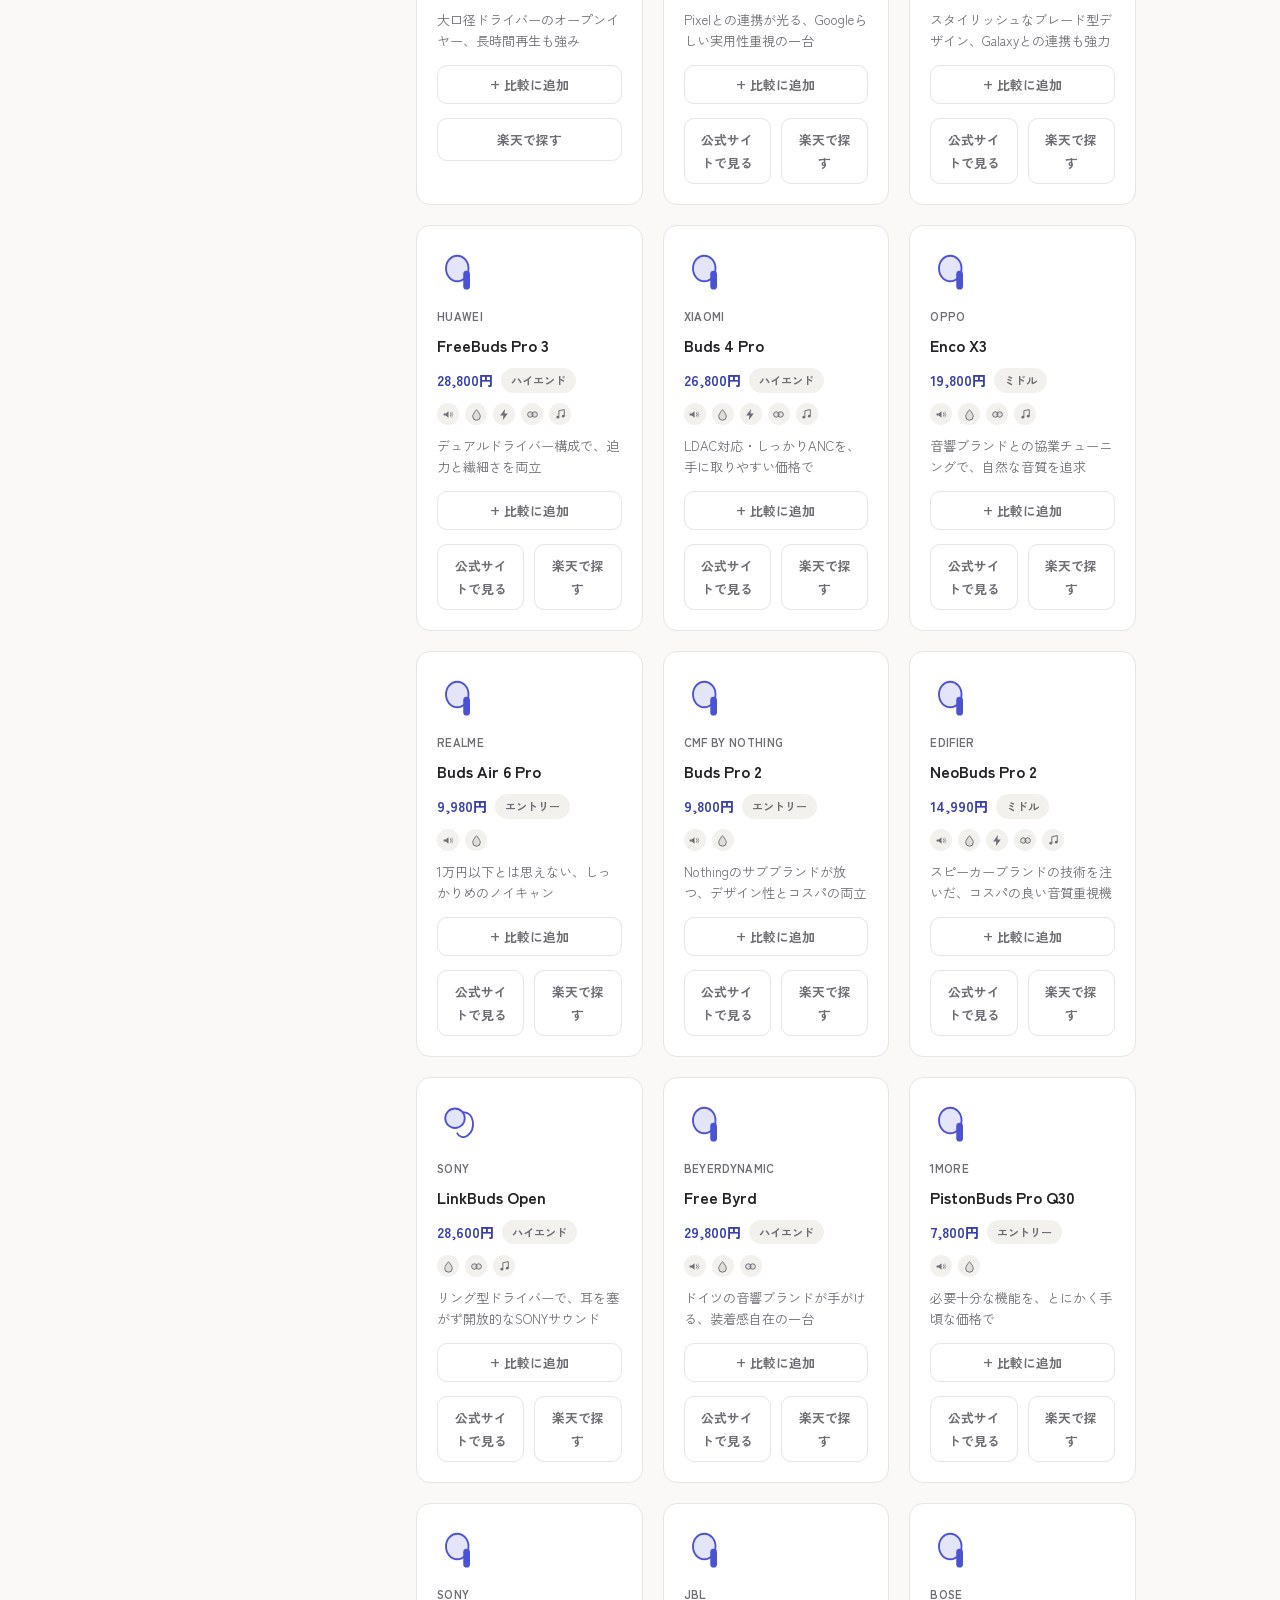
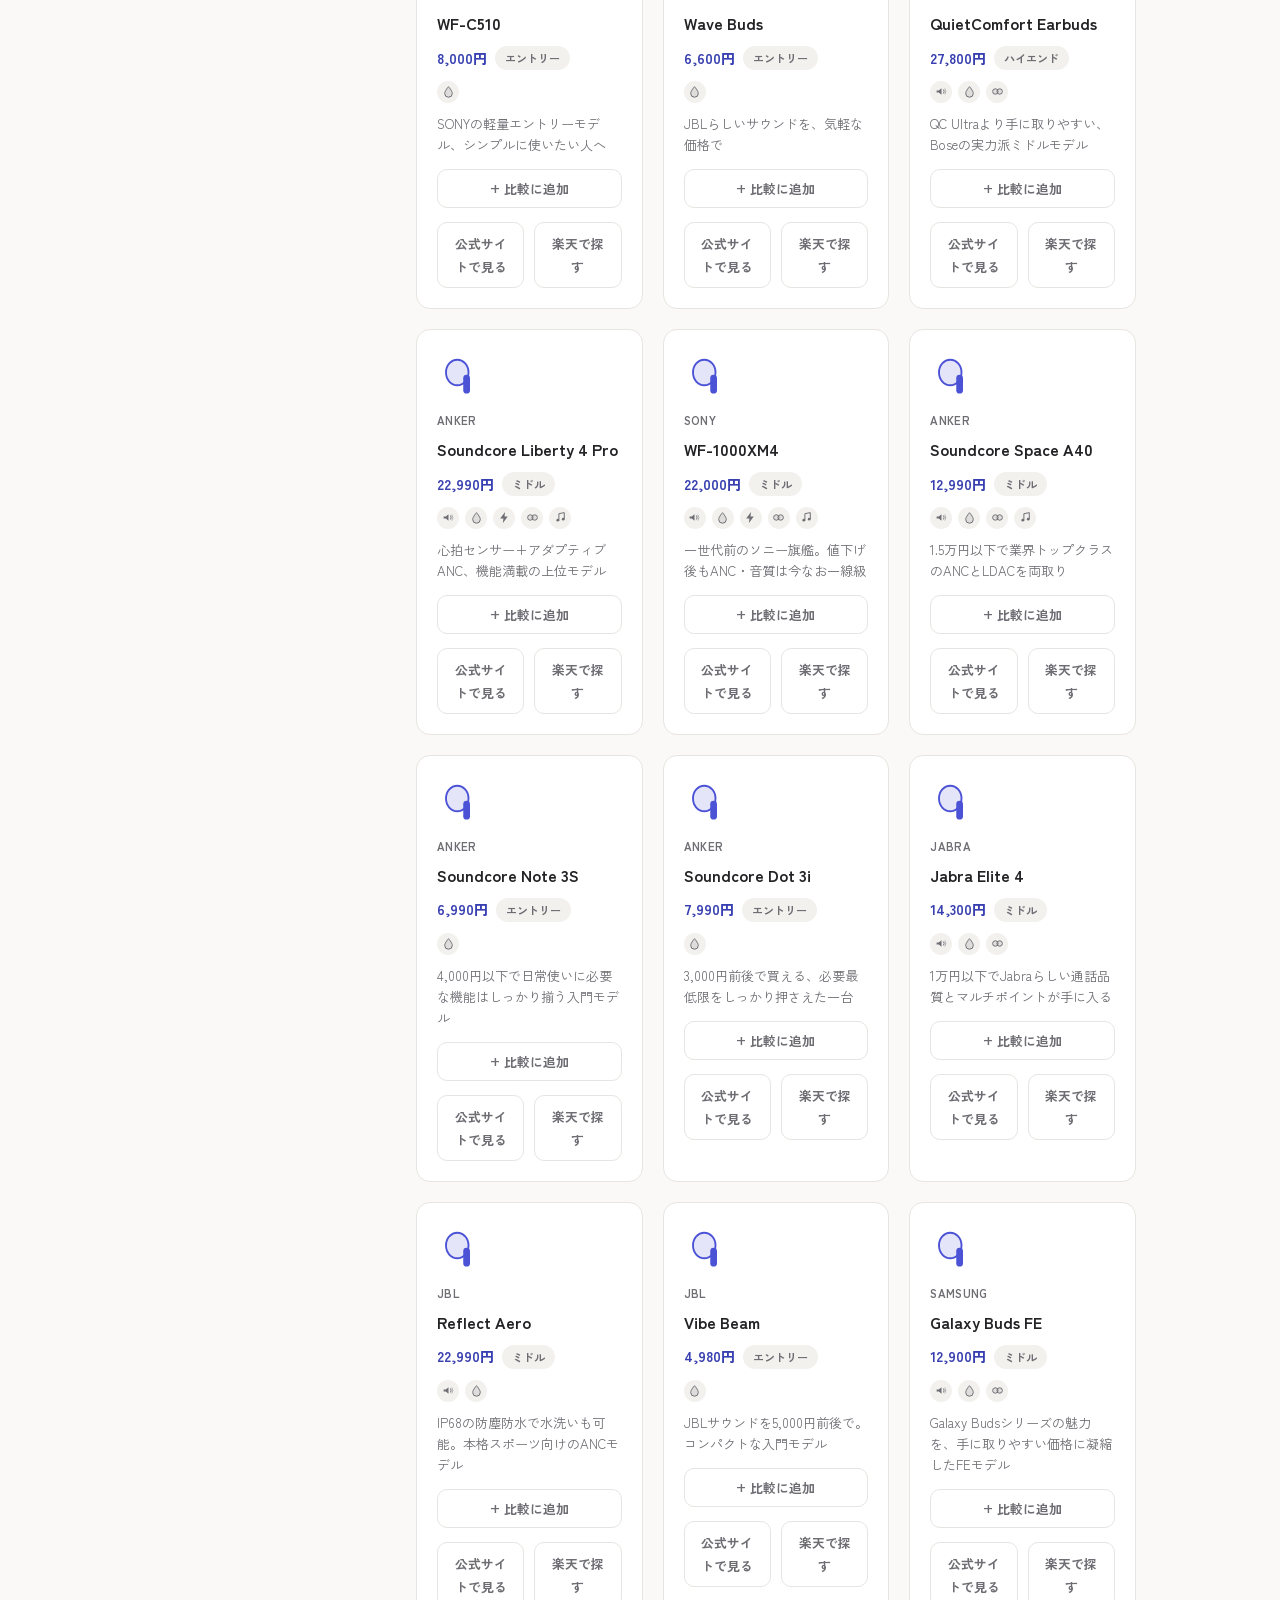
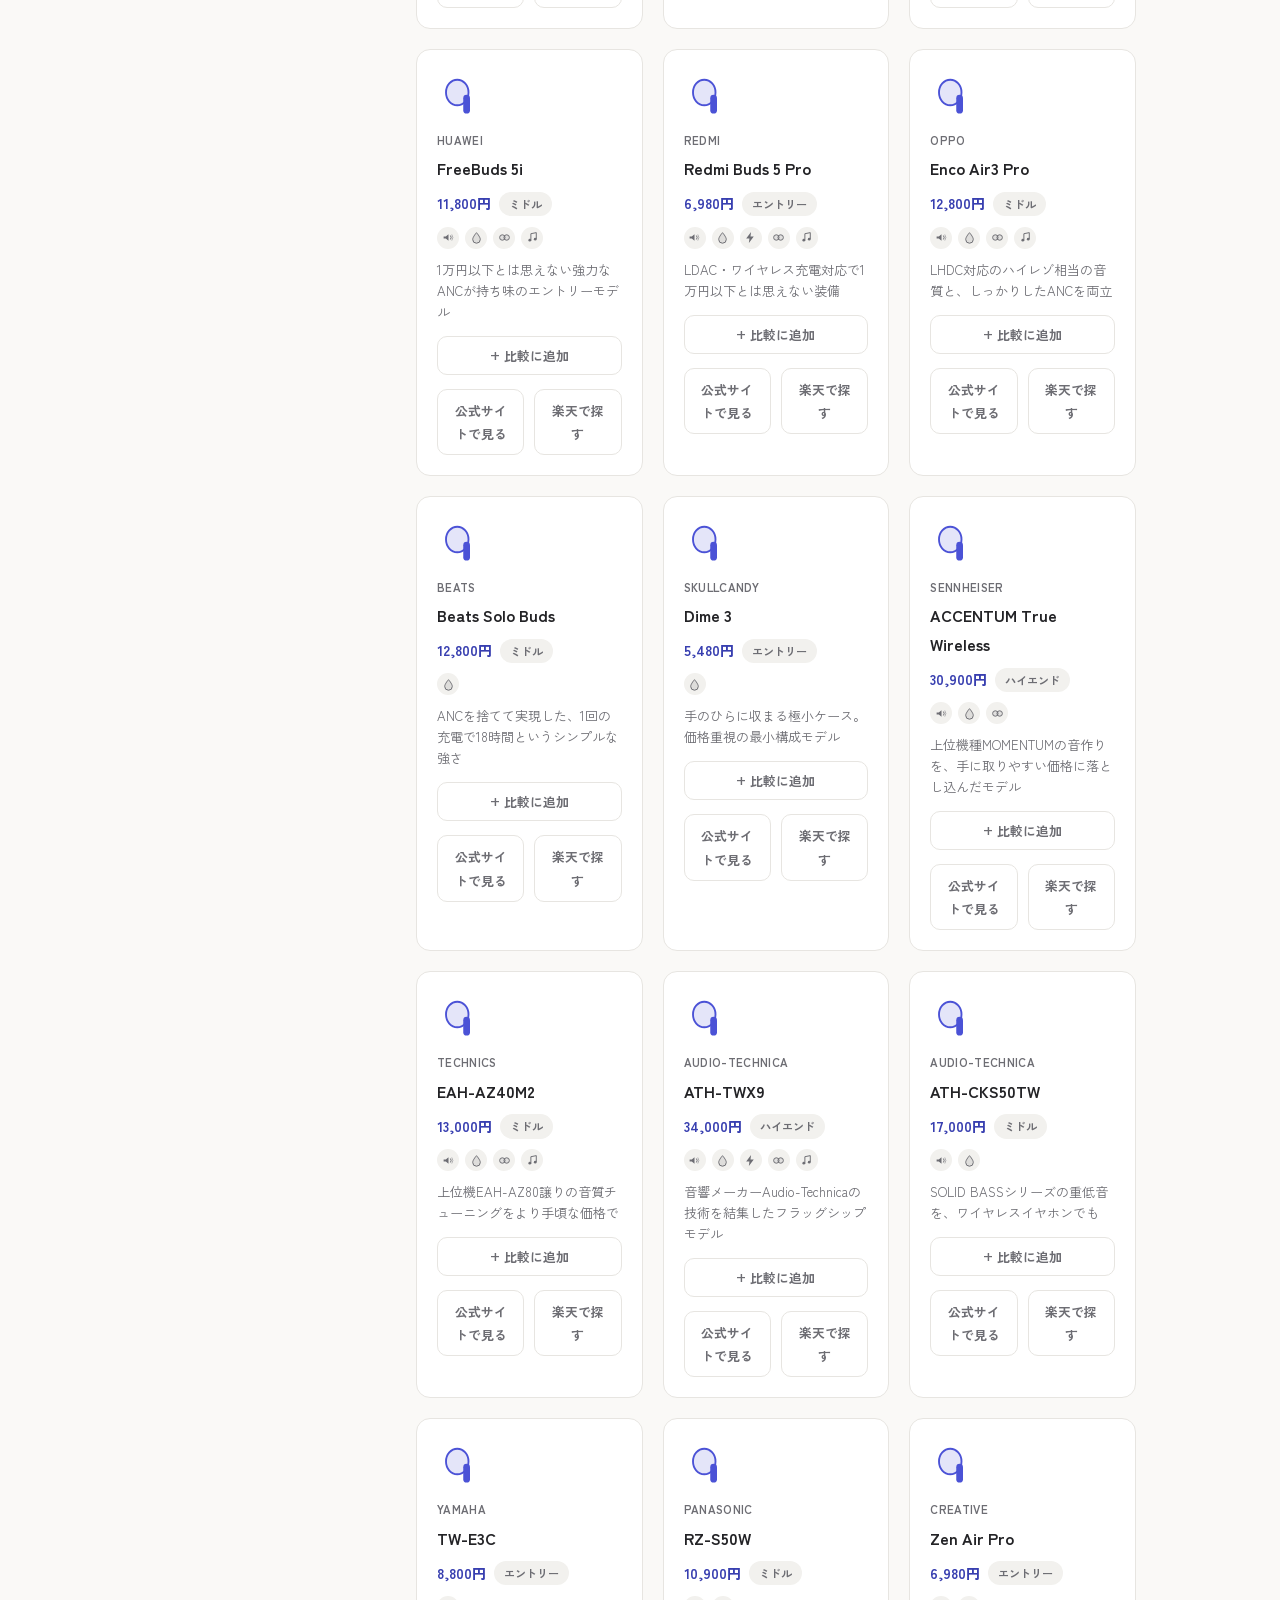
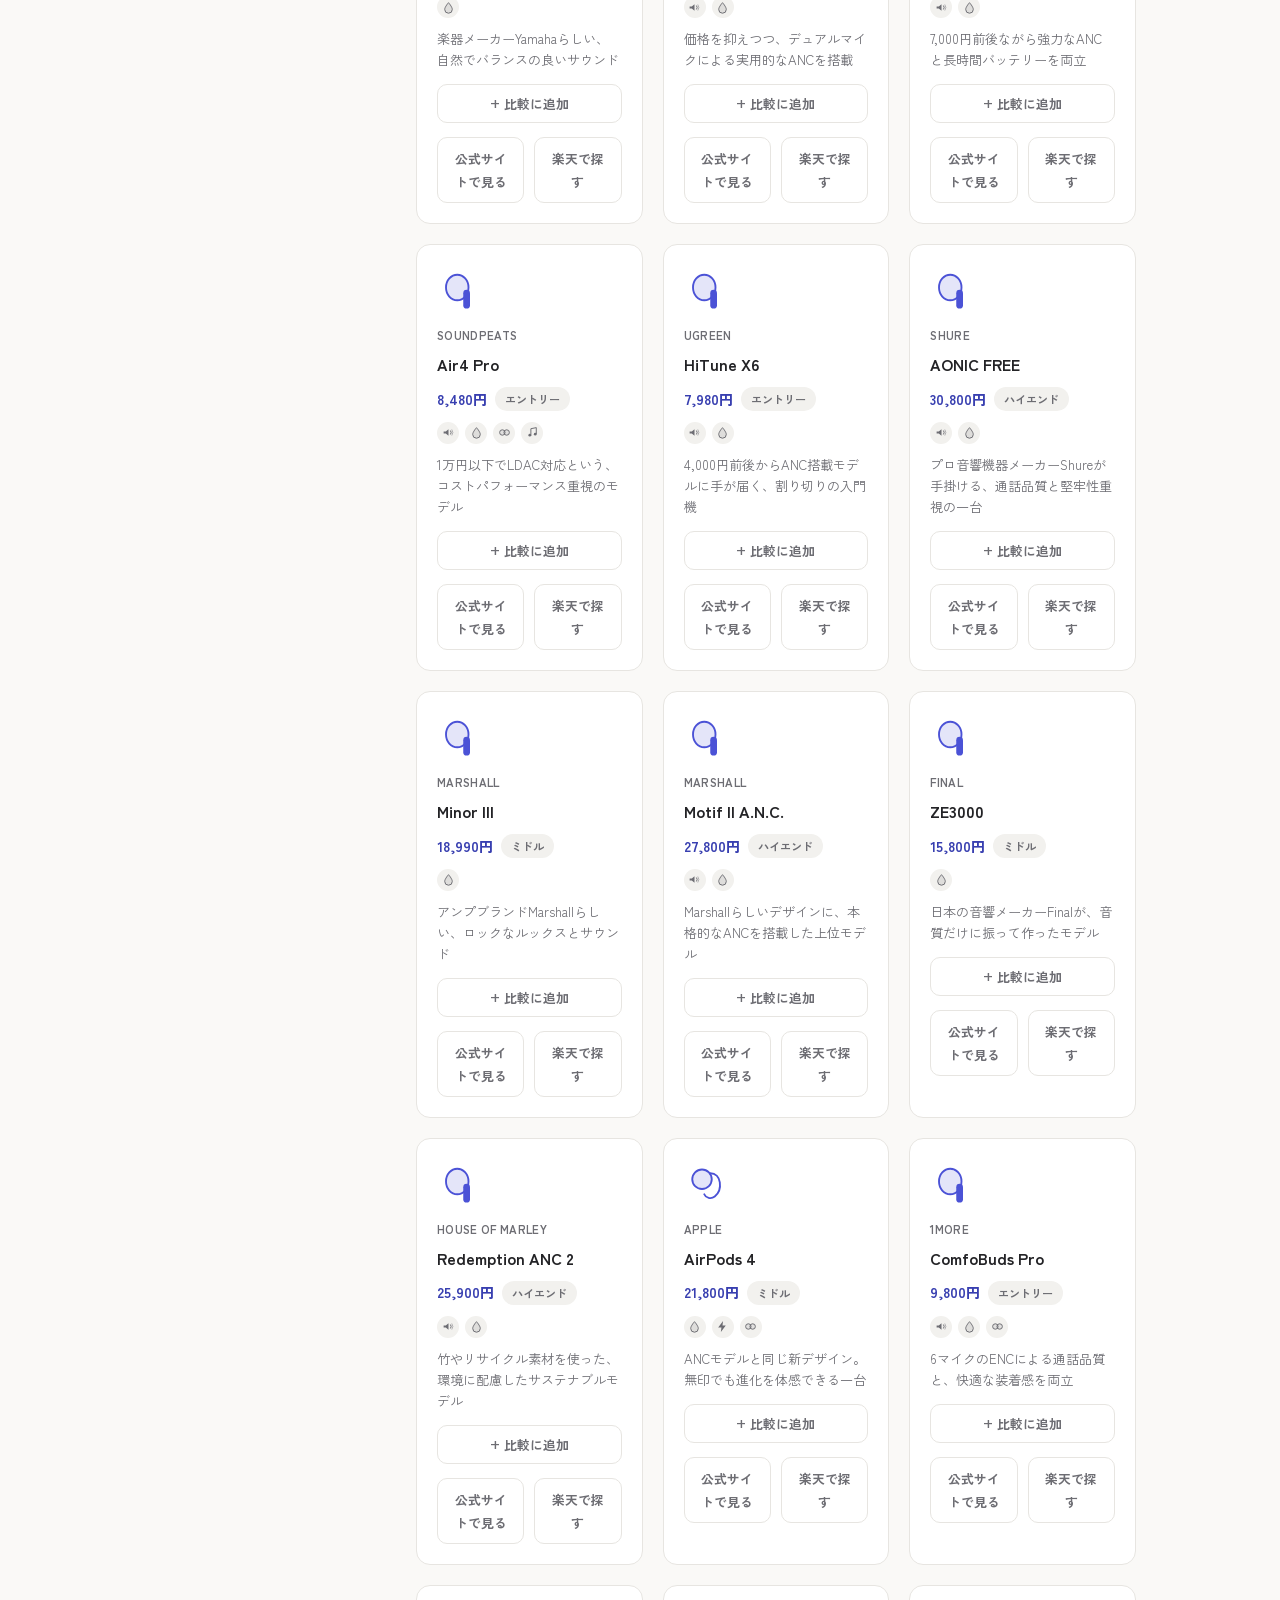
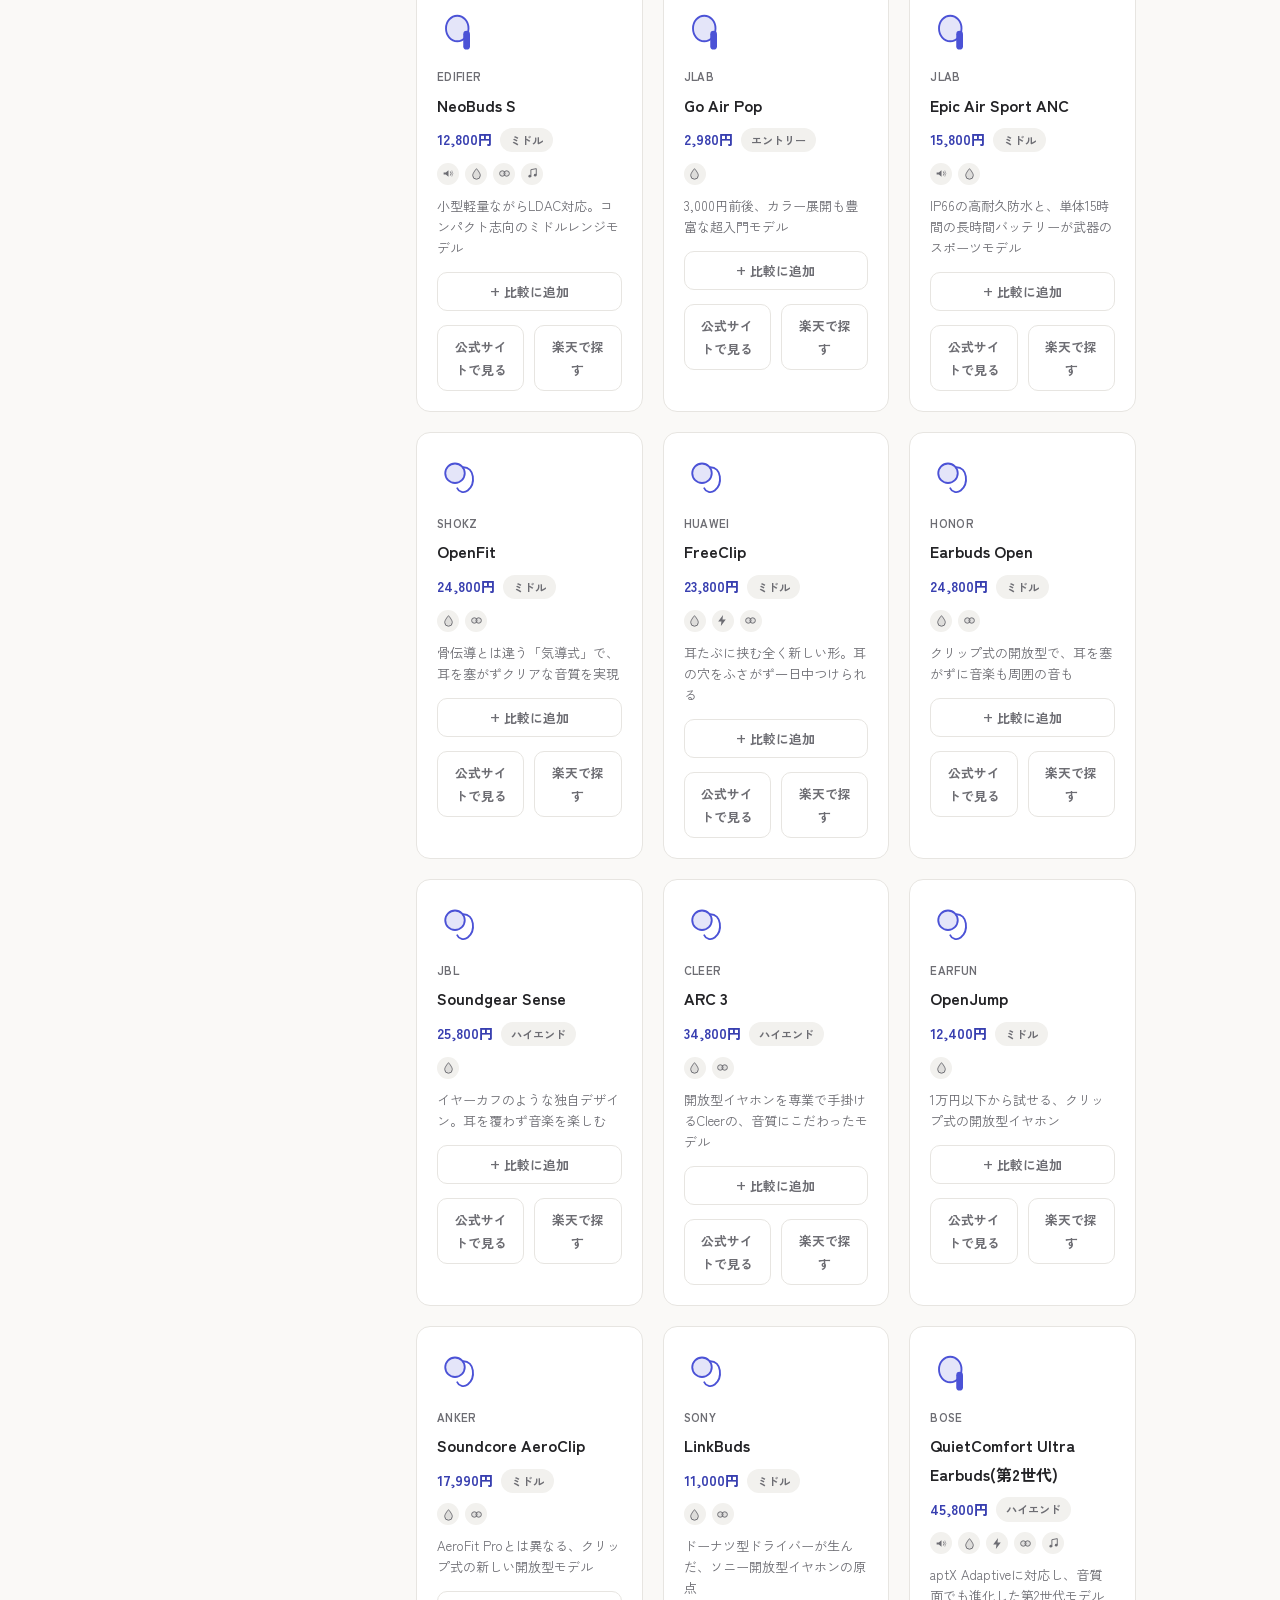
<file: products.html>
<!doctype html>
<html lang="ja">
<head>
<meta charset="UTF-8" />
<meta name="viewport" content="width=device-width, initial-scale=1.0" />
<title>製品一覧 | イヤホン診断</title>
<meta name="description" content="ワイヤレスイヤホン130機種を、メーカー・価格帯・機能で絞り込みながら比較できます。" />
<link rel="preconnect" href="https://fonts.googleapis.com" />
<link rel="preconnect" href="https://fonts.gstatic.com" crossorigin />
<link href="https://fonts.googleapis.com/css2?family=Zen+Kaku+Gothic+New:wght@400;500;700;900&display=swap" rel="stylesheet" />
<link rel="stylesheet" href="css/style.css" />
</head>
<body>

<header class="site-header">
  <div class="site-header-inner">
    <a href="index.html" class="logo"><span class="logo-dot"></span>イヤホン診断</a>
    <nav class="site-nav">
      <a href="index.html" class="site-nav-link">トップ</a>
      <a href="quiz.html" class="site-nav-link">診断</a>
      <a href="products.html" class="site-nav-link is-active">製品一覧</a>
      <a href="compare.html" class="site-nav-link">比較</a>
      <a href="ranking.html" class="site-nav-link">ランキング</a>
      <a href="articles.html" class="site-nav-link">特集記事</a>
    </nav>
  </div>
</header>

<main>
  <div class="container products-page-header">
    <h1>製品一覧</h1>
    <p>実在するワイヤレスイヤホン130機種を、条件で絞り込みながら比較できます。</p>
  </div>

  <div class="container-wide">
    <div class="products-toolbar">
      <div class="search-bar">
        <input type="search" id="searchInput" placeholder="製品名・メーカー名で検索" aria-label="製品名・メーカー名で検索" />
      </div>
      <button type="button" class="btn btn-ghost filter-toggle-btn" id="filterToggleBtn">フィルタを開く</button>
    </div>

    <div class="products-body">
      <aside class="filter-panel" id="filterPanel">
        <div class="filter-panel-header">
          <h2>絞り込み</h2>
          <button type="button" class="filter-close-btn" id="filterCloseBtn" aria-label="フィルタを閉じる">×</button>
        </div>

        <div class="filter-group">
          <h3>メーカー</h3>
          <div class="filter-checkbox-list" id="brandFilterList"></div>
        </div>

        <div class="filter-group">
          <h3>価格帯</h3>
          <div class="filter-checkbox-list" id="priceFilterList"></div>
        </div>

        <div class="filter-group">
          <h3>カテゴリ</h3>
          <div class="filter-checkbox-list" id="categoryFilterList"></div>
        </div>

        <div class="filter-group">
          <h3>装着タイプ</h3>
          <div class="filter-checkbox-list" id="fitFilterList"></div>
        </div>

        <div class="filter-group">
          <h3>こだわりタグ</h3>
          <div class="filter-checkbox-list" id="personaFilterList"></div>
        </div>

        <div class="filter-group">
          <h3>ノイズキャンセリング</h3>
          <label class="filter-toggle">
            <input type="checkbox" id="ancFilter" />
            <span>ANC対応のみ</span>
          </label>
        </div>

        <div class="filter-group">
          <h3>防水性能</h3>
          <label class="filter-toggle">
            <input type="checkbox" id="waterFilter" />
            <span>防水対応のみ</span>
          </label>
        </div>

        <div class="filter-group">
          <h3>バッテリー(単体)</h3>
          <div class="filter-checkbox-list" id="batteryFilterList"></div>
        </div>

        <div class="filter-group">
          <h3>ワイヤレス充電</h3>
          <label class="filter-toggle">
            <input type="checkbox" id="chargingFilter" />
            <span>対応のみ</span>
          </label>
        </div>

        <div class="filter-group">
          <h3>低遅延モード</h3>
          <label class="filter-toggle">
            <input type="checkbox" id="lowLatencyFilter" />
            <span>ゲーミング向け低遅延モード対応のみ</span>
          </label>
        </div>

        <button type="button" class="btn btn-ghost filter-clear-btn" id="filterClearBtn">フィルタをすべてクリア</button>
      </aside>

      <div class="products-main">
        <div class="active-filters" id="activeFilters" hidden></div>

        <div class="products-result-bar">
          <p class="result-count" id="resultCount"></p>
          <select id="sortSelect" class="sort-select" aria-label="並び替え">
            <option value="recommended">おすすめ順</option>
            <option value="price-asc">価格が安い順</option>
            <option value="price-desc">価格が高い順</option>
            <option value="battery-desc">バッテリー長い順</option>
            <option value="year-desc">発売年が新しい順</option>
          </select>
        </div>

        <div class="product-grid" id="productGrid"></div>
        <p class="empty-state" id="emptyState" hidden>
          条件に一致する製品が見つかりませんでした。フィルタを調整してみてください。
        </p>
      </div>
    </div>
  </div>

  <p class="result-note">
    掲載している価格・仕様は2025年時点の参考情報です。最新の価格・仕様は各公式サイトでご確認ください。
  </p>
</main>

<div class="filter-overlay" id="filterOverlay" hidden></div>

<footer class="site-footer">
  <p>本サイトは情報提供のみを目的としており、アフィリエイトリンク等は含まれません。</p>
</footer>

<script src="js/products.js"></script>
<script src="js/icons.js"></script>
<script src="js/compare-tray.js"></script>
<script src="js/shop-links.js"></script>
<script src="js/products-list.js"></script>
</body>
</html>
</file>
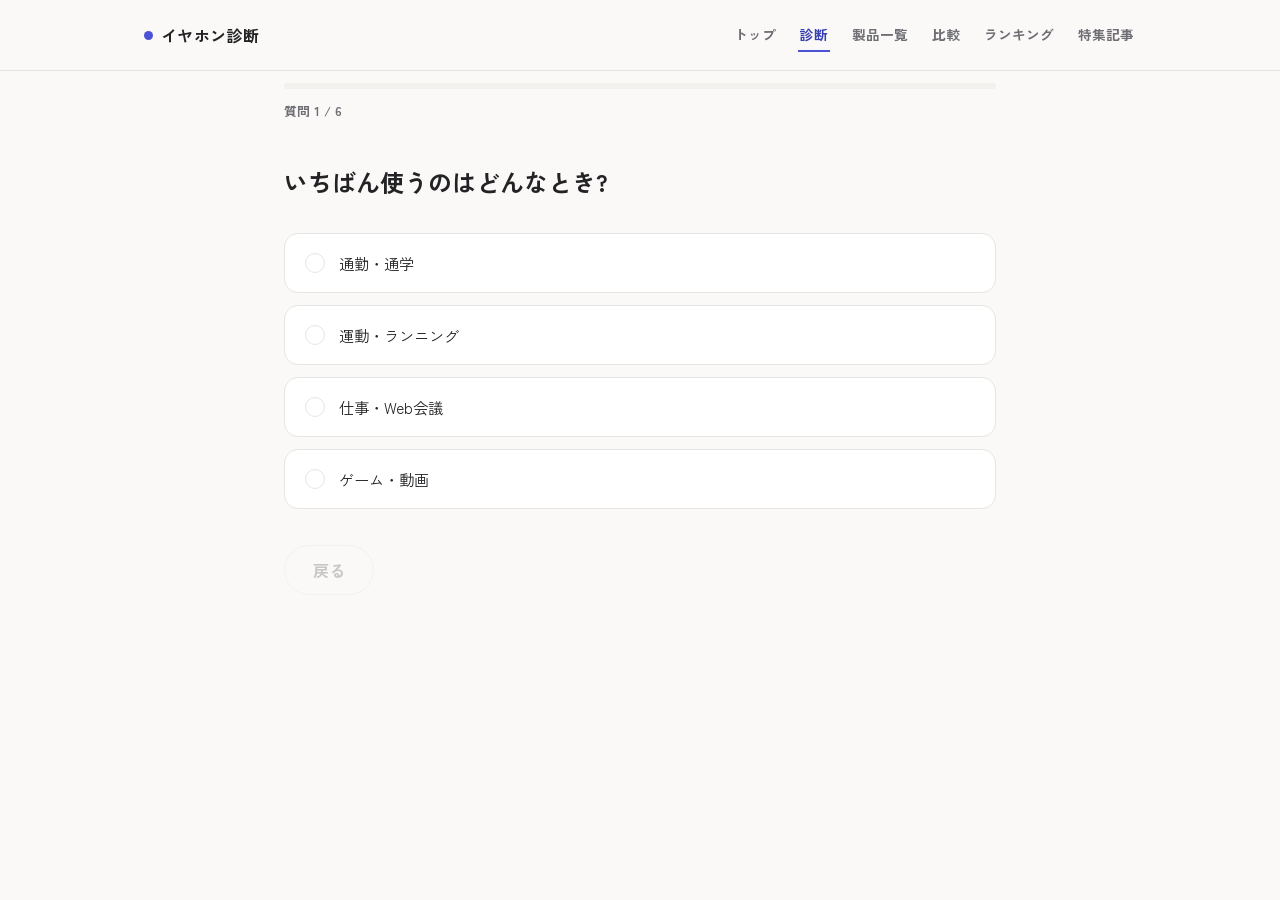
<file: quiz.html>
<!doctype html>
<html lang="ja">
<head>
<meta charset="UTF-8" />
<meta name="viewport" content="width=device-width, initial-scale=1.0" />
<title>診断中... | イヤホン診断</title>
<link rel="preconnect" href="https://fonts.googleapis.com" />
<link rel="preconnect" href="https://fonts.gstatic.com" crossorigin />
<link href="https://fonts.googleapis.com/css2?family=Zen+Kaku+Gothic+New:wght@400;500;700;900&display=swap" rel="stylesheet" />
<link rel="stylesheet" href="css/style.css" />
</head>
<body>

<header class="site-header">
  <div class="site-header-inner">
    <a href="index.html" class="logo"><span class="logo-dot"></span>イヤホン診断</a>
    <nav class="site-nav">
      <a href="index.html" class="site-nav-link">トップ</a>
      <a href="quiz.html" class="site-nav-link is-active">診断</a>
      <a href="products.html" class="site-nav-link">製品一覧</a>
      <a href="compare.html" class="site-nav-link">比較</a>
      <a href="ranking.html" class="site-nav-link">ランキング</a>
      <a href="articles.html" class="site-nav-link">特集記事</a>
    </nav>
  </div>
</header>

<main class="quiz-main">
  <div class="progress-wrap">
    <div class="progress-track"><div class="progress-fill" id="progressFill"></div></div>
    <p class="progress-label" id="progressLabel">質問 1 / 7</p>
  </div>

  <div class="quiz-card" id="quizCard">
    <h2 class="question-text" id="questionText"></h2>
    <div class="choice-list" id="choiceList"></div>
  </div>

  <div class="quiz-nav">
    <button type="button" class="btn btn-ghost" id="backBtn">戻る</button>
  </div>
</main>

<script src="js/questions.js"></script>
<script src="js/quiz.js"></script>
</body>
</html>
</file>
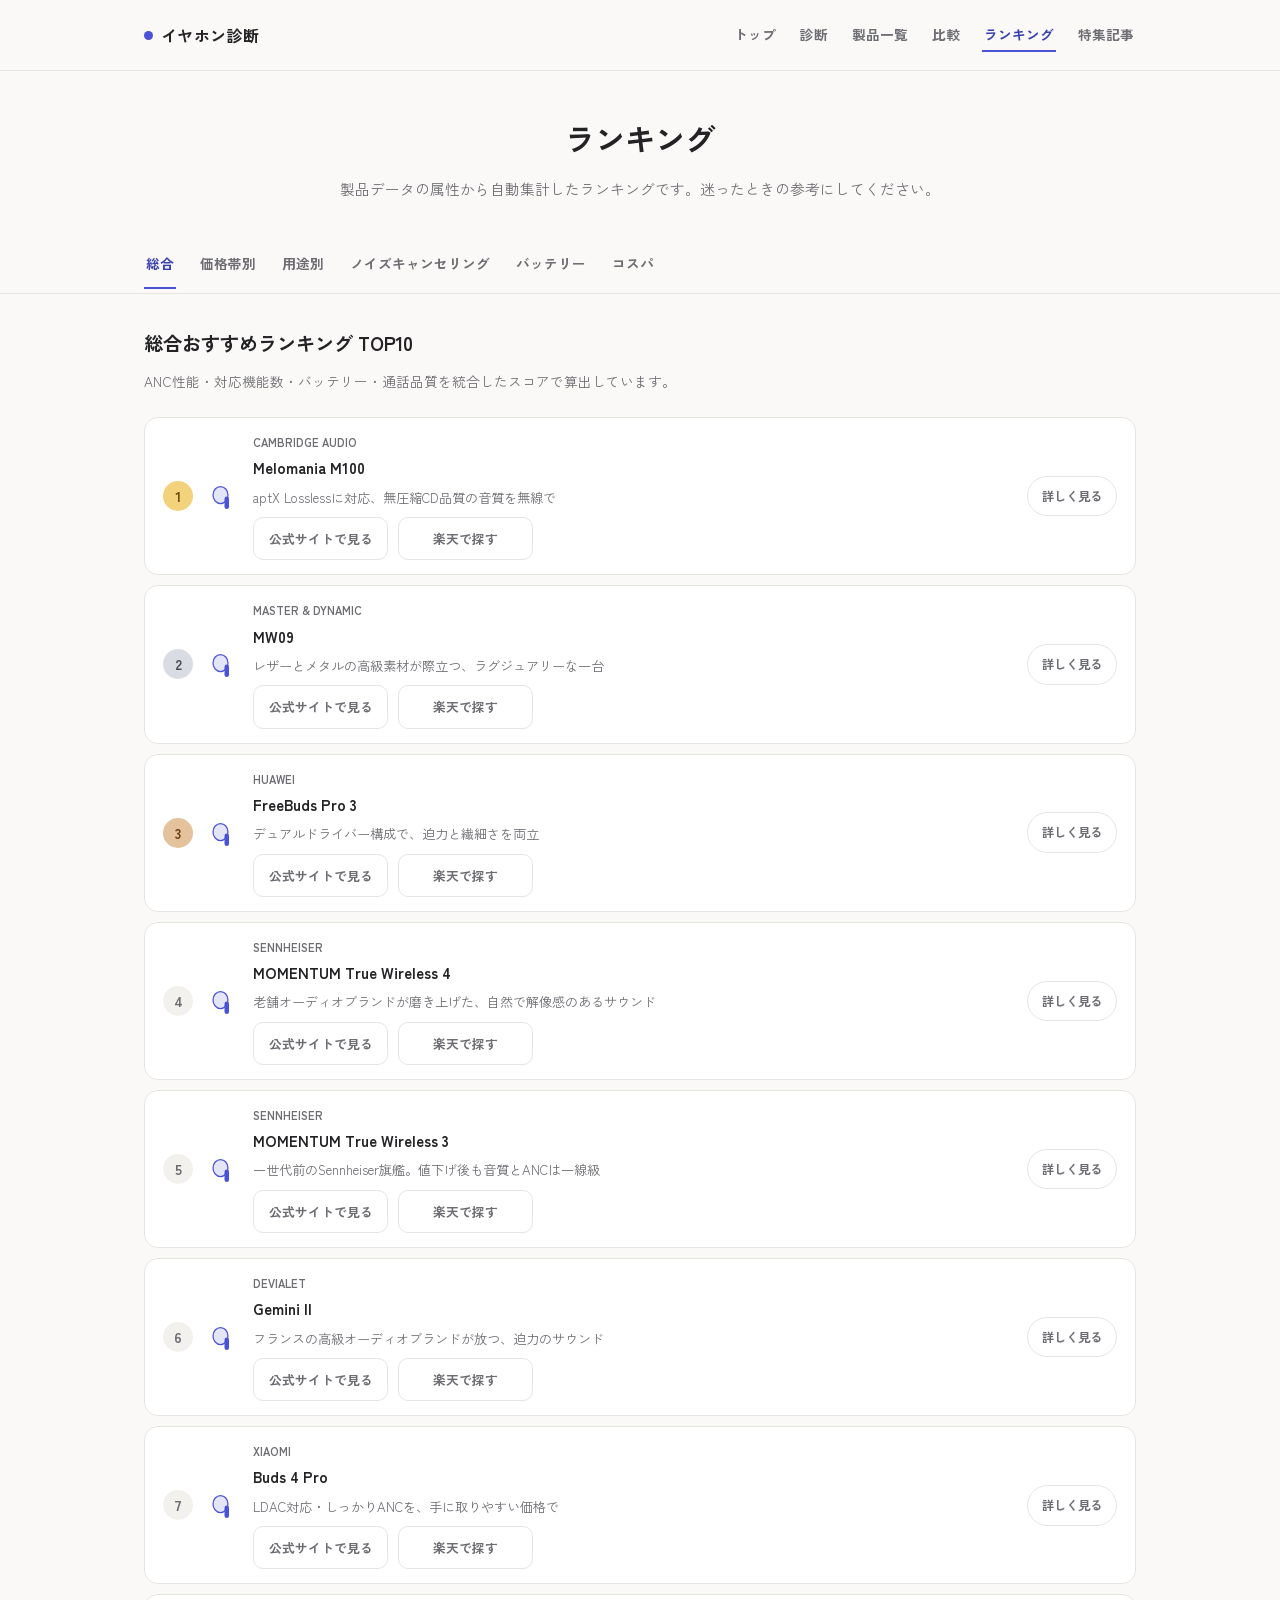
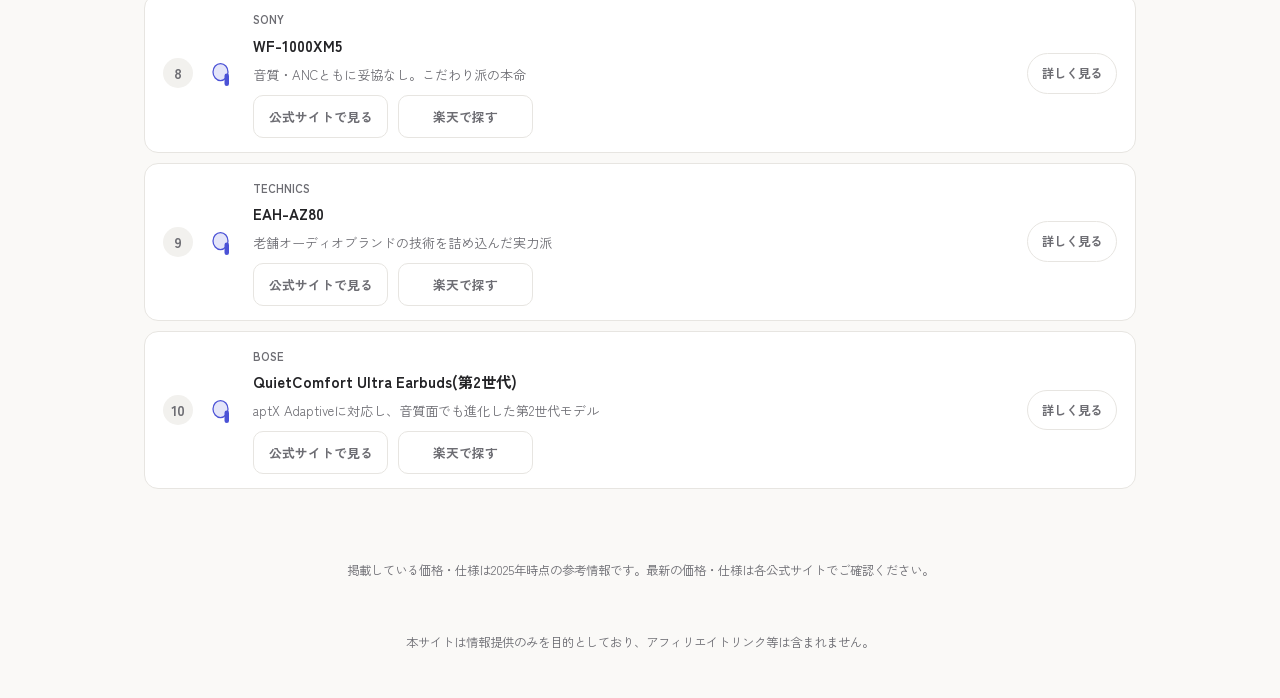
<file: ranking.html>
<!doctype html>
<html lang="ja">
<head>
<meta charset="UTF-8" />
<meta name="viewport" content="width=device-width, initial-scale=1.0" />
<title>ランキング | イヤホン診断</title>
<meta name="description" content="総合・価格帯別・用途別・ノイズキャンセリング・バッテリー・コスパの各ランキングを、製品データから自動算出しています。" />
<link rel="preconnect" href="https://fonts.googleapis.com" />
<link rel="preconnect" href="https://fonts.gstatic.com" crossorigin />
<link href="https://fonts.googleapis.com/css2?family=Zen+Kaku+Gothic+New:wght@400;500;700;900&display=swap" rel="stylesheet" />
<link rel="stylesheet" href="css/style.css" />
</head>
<body>

<header class="site-header">
  <div class="site-header-inner">
    <a href="index.html" class="logo"><span class="logo-dot"></span>イヤホン診断</a>
    <nav class="site-nav">
      <a href="index.html" class="site-nav-link">トップ</a>
      <a href="quiz.html" class="site-nav-link">診断</a>
      <a href="products.html" class="site-nav-link">製品一覧</a>
      <a href="compare.html" class="site-nav-link">比較</a>
      <a href="ranking.html" class="site-nav-link is-active">ランキング</a>
      <a href="articles.html" class="site-nav-link">特集記事</a>
    </nav>
  </div>
</header>

<main>
  <div class="container ranking-page-header">
    <h1>ランキング</h1>
    <p>製品データの属性から自動集計したランキングです。迷ったときの参考にしてください。</p>
  </div>

  <nav class="ranking-tabs" id="rankingTabs">
    <div class="ranking-tabs-inner">
      <a href="#overall" class="ranking-tab is-active" data-tab="overall">総合</a>
      <a href="#price" class="ranking-tab" data-tab="price">価格帯別</a>
      <a href="#usecase" class="ranking-tab" data-tab="usecase">用途別</a>
      <a href="#anc" class="ranking-tab" data-tab="anc">ノイズキャンセリング</a>
      <a href="#battery" class="ranking-tab" data-tab="battery">バッテリー</a>
      <a href="#value" class="ranking-tab" data-tab="value">コスパ</a>
    </div>
  </nav>

  <div id="rankingError" class="container state-block" hidden>
    <p class="state-message">製品データの読み込みに失敗しました。file:// で直接開いていませんか?</p>
  </div>

  <div class="container-wide ranking-body">
    <section class="ranking-section is-active" id="overall">
      <h2>総合おすすめランキング TOP10</h2>
      <p class="ranking-desc">ANC性能・対応機能数・バッテリー・通話品質を統合したスコアで算出しています。</p>
      <div id="overallList"></div>
    </section>

    <section class="ranking-section" id="price">
      <h2>価格帯別ランキング</h2>
      <p class="ranking-desc">価格帯ごとに、総合スコアが高い順に上位5機種を並べています。</p>
      <div id="priceGroups"></div>
    </section>

    <section class="ranking-section" id="usecase">
      <h2>用途別ランキング</h2>
      <p class="ranking-desc">用途タグ・ハイレゾ対応の有無で絞り込み、総合スコア順に上位5機種を並べています。</p>
      <div id="usecaseGroups"></div>
    </section>

    <section class="ranking-section" id="anc">
      <h2>ノイズキャンセリング性能ランキング TOP10</h2>
      <p class="ranking-desc">ANCレベル(トップクラス → しっかり搭載 → ベーシック)順。ANC非搭載モデルは対象外です。</p>
      <div id="ancList"></div>
    </section>

    <section class="ranking-section" id="battery">
      <h2>バッテリー持続時間ランキング TOP10</h2>
      <p class="ranking-desc">ケース込みの合計再生時間(記載がない機種は単体再生時間)が長い順です。</p>
      <div id="batteryList"></div>
    </section>

    <section class="ranking-section" id="value">
      <h2>コスパランキング TOP10</h2>
      <p class="ranking-desc">総合スコアを価格(1万円あたり)で割った「コストパフォーマンス」順です。</p>
      <div id="valueList"></div>
    </section>
  </div>

  <p class="result-note">
    掲載している価格・仕様は2025年時点の参考情報です。最新の価格・仕様は各公式サイトでご確認ください。
  </p>
</main>

<footer class="site-footer">
  <p>本サイトは情報提供のみを目的としており、アフィリエイトリンク等は含まれません。</p>
</footer>

<script src="js/products.js"></script>
<script src="js/icons.js"></script>
<script src="js/shop-links.js"></script>
<script src="js/ranking-scores.js"></script>
<script src="js/ranking.js"></script>
</body>
</html>
</file>
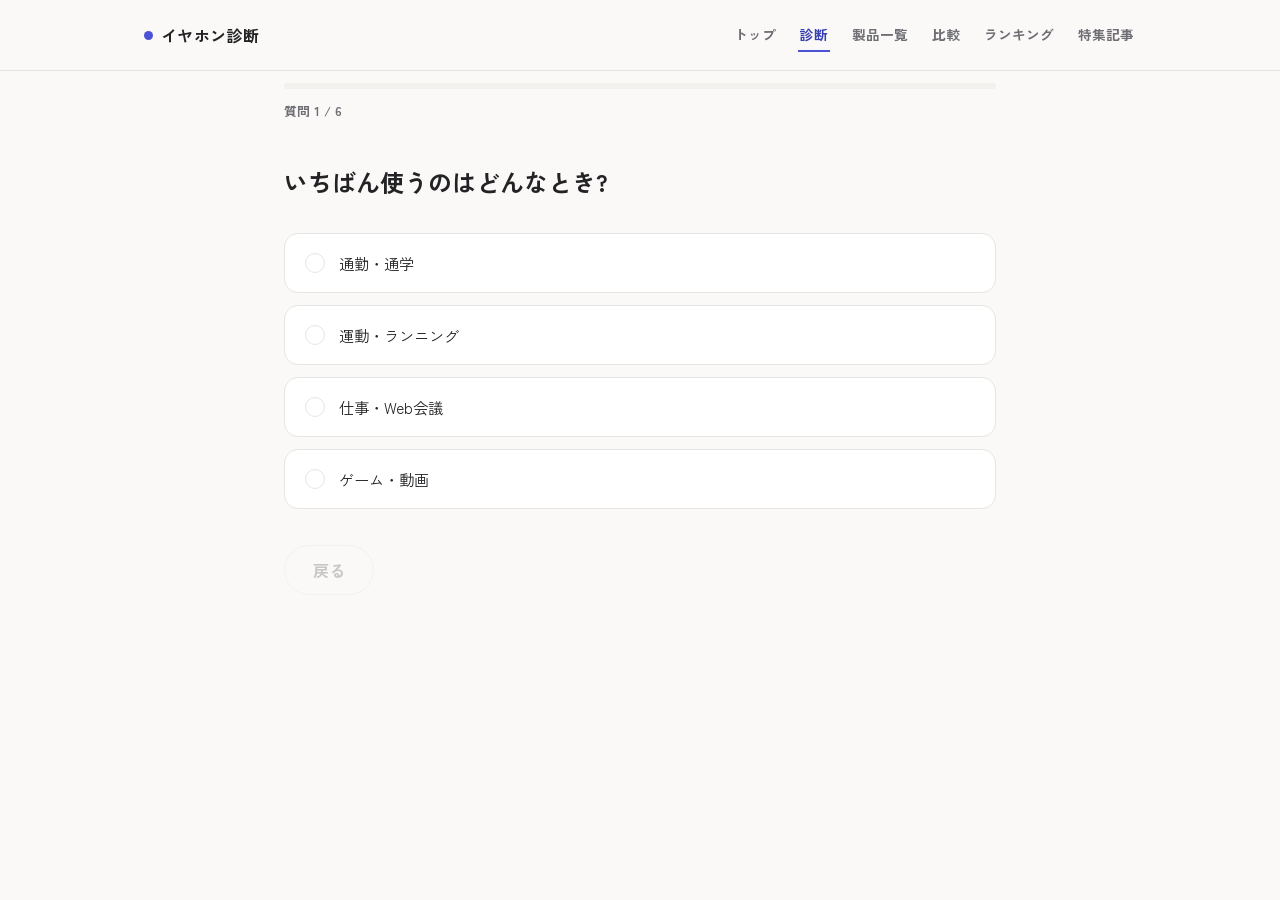
<file: result.html>
<!doctype html>
<html lang="ja">
<head>
<meta charset="UTF-8" />
<meta name="viewport" content="width=device-width, initial-scale=1.0" />
<title>診断結果 | イヤホン診断</title>
<link rel="preconnect" href="https://fonts.googleapis.com" />
<link rel="preconnect" href="https://fonts.gstatic.com" crossorigin />
<link href="https://fonts.googleapis.com/css2?family=Zen+Kaku+Gothic+New:wght@400;500;700;900&display=swap" rel="stylesheet" />
<link rel="stylesheet" href="css/style.css" />
</head>
<body>

<header class="site-header">
  <div class="site-header-inner">
    <a href="index.html" class="logo"><span class="logo-dot"></span>イヤホン診断</a>
    <nav class="site-nav">
      <a href="index.html" class="site-nav-link">トップ</a>
      <a href="quiz.html" class="site-nav-link is-active">診断</a>
      <a href="products.html" class="site-nav-link">製品一覧</a>
      <a href="compare.html" class="site-nav-link">比較</a>
      <a href="ranking.html" class="site-nav-link">ランキング</a>
      <a href="articles.html" class="site-nav-link">特集記事</a>
    </nav>
  </div>
</header>

<main>
  <div class="result-header">
    <h1>あなたへのおすすめはこちら</h1>
    <p>回答内容をもとに、相性の良いワイヤレスイヤホンを診断しました。</p>
  </div>

  <div class="result-list" id="resultList"></div>

  <div class="result-actions">
    <button type="button" class="btn btn-primary" id="retryBtn">もう一度診断する</button>
    <a href="index.html" class="btn btn-ghost">トップに戻る</a>
  </div>

  <p class="result-note">
    掲載している価格・仕様は2025年時点の参考情報です。最新の価格・仕様は各公式サイトでご確認ください。
  </p>
</main>

<footer class="site-footer">
  <p>本サイトは情報提供のみを目的としており、アフィリエイトリンク等は含まれません。</p>
</footer>

<script src="js/questions.js"></script>
<script src="js/products.js"></script>
<script src="js/icons.js"></script>
<script src="js/shop-links.js"></script>
<script src="js/result.js"></script>
</body>
</html>
</file>
<file: css/style.css>
/* ==========================================================================
   イヤホン診断 - style.css
   ========================================================================== */

:root {
  --color-bg: #faf9f7;
  --color-bg-card: #ffffff;
  --color-bg-alt: #f2f1ee;
  --color-text: #232326;
  --color-text-sub: #6d6d73;
  --color-border: #e7e5e1;
  --color-accent: #4b52d6;
  --color-accent-dark: #383fb0;
  --color-accent-soft: #edeefb;
  --color-mint: #b9ecd9;
  --radius-l: 20px;
  --radius-m: 14px;
  --radius-s: 10px;
  --shadow-card: 0 6px 24px rgba(35, 35, 38, 0.06);
  --max-width: 760px;
  --max-width-wide: 1040px;
}

@media (prefers-color-scheme: dark) {
  :root {
    --color-bg: #17171a;
    --color-bg-card: #201f24;
    --color-bg-alt: #26252b;
    --color-text: #eeeef0;
    --color-text-sub: #a3a3ab;
    --color-border: #34333a;
    --color-accent: #8890ff;
    --color-accent-dark: #a6adff;
    --color-accent-soft: #262a4a;
    --color-mint: #234a3c;
  }
}

* {
  box-sizing: border-box;
}

html {
  scroll-behavior: smooth;
}

body {
  margin: 0;
  font-family: "Zen Kaku Gothic New", "Noto Sans JP", "Hiragino Kaku Gothic ProN", sans-serif;
  background: var(--color-bg);
  color: var(--color-text);
  line-height: 1.8;
  -webkit-font-smoothing: antialiased;
  min-height: 100vh;
  display: flex;
  flex-direction: column;
}

img, svg {
  display: block;
  max-width: 100%;
}

a {
  color: inherit;
}

button {
  font-family: inherit;
}

/* ---------- header ---------- */

.site-header {
  border-bottom: 1px solid var(--color-border);
}

.site-header-inner {
  max-width: var(--max-width-wide);
  margin: 0 auto;
  padding: 18px 24px;
  display: flex;
  align-items: center;
  justify-content: space-between;
  gap: 16px;
  flex-wrap: wrap;
}

.logo {
  display: inline-flex;
  align-items: center;
  gap: 8px;
  font-weight: 700;
  font-size: 1rem;
  letter-spacing: 0.02em;
  text-decoration: none;
  color: var(--color-text);
}

.logo-dot {
  width: 9px;
  height: 9px;
  border-radius: 50%;
  background: var(--color-accent);
  flex-shrink: 0;
}

.site-nav {
  display: flex;
  gap: 20px;
  overflow-x: auto;
  -webkit-overflow-scrolling: touch;
  scrollbar-width: none;
}

.site-nav::-webkit-scrollbar {
  display: none;
}

.site-nav-link {
  flex-shrink: 0;
  font-size: 0.85rem;
  font-weight: 600;
  color: var(--color-text-sub);
  text-decoration: none;
  padding: 4px 2px;
  border-bottom: 2px solid transparent;
}

.site-nav-link:hover {
  color: var(--color-text);
}

.site-nav-link.is-active {
  color: var(--color-accent-dark);
  border-bottom-color: var(--color-accent);
}

/* ---------- layout ---------- */

main {
  flex: 1;
  width: 100%;
}

.container {
  max-width: var(--max-width);
  margin: 0 auto;
  padding: 0 24px;
}

.container-wide {
  max-width: var(--max-width-wide);
  margin: 0 auto;
  padding: 0 24px;
}

/* ---------- hero (top page) ---------- */

.hero {
  max-width: var(--max-width);
  margin: 0 auto;
  padding: 48px 24px 40px;
  text-align: center;
}

.eyebrow {
  font-size: 0.78rem;
  letter-spacing: 0.16em;
  color: var(--color-accent);
  font-weight: 700;
  margin: 0 0 18px;
}

.hero h1 {
  font-size: clamp(1.7rem, 4vw, 2.5rem);
  line-height: 1.5;
  margin: 0 0 20px;
  font-weight: 700;
}

.hero-desc {
  color: var(--color-text-sub);
  font-size: 0.98rem;
  max-width: 480px;
  margin: 0 auto 34px;
}

.hero-visual {
  margin: 8px auto 40px;
  width: 88px;
  height: 88px;
  color: var(--color-accent);
}

.hero-actions {
  display: flex;
  gap: 12px;
  justify-content: center;
  flex-wrap: wrap;
}

/* ---------- buttons ---------- */

.btn {
  display: inline-flex;
  align-items: center;
  justify-content: center;
  gap: 8px;
  border: none;
  border-radius: 999px;
  padding: 16px 36px;
  font-size: 1rem;
  font-weight: 700;
  cursor: pointer;
  text-decoration: none;
  transition: transform 0.15s ease, box-shadow 0.15s ease, background 0.15s ease;
}

.btn-primary {
  background: var(--color-accent);
  color: #fff;
  box-shadow: 0 8px 24px rgba(75, 82, 214, 0.28);
}

.btn-primary:hover {
  background: var(--color-accent-dark);
  transform: translateY(-1px);
}

.btn-ghost {
  background: transparent;
  color: var(--color-text-sub);
  border: 1px solid var(--color-border);
  padding: 12px 28px;
  font-weight: 600;
}

.btn-ghost:hover {
  border-color: var(--color-accent);
  color: var(--color-accent);
}

.btn:disabled {
  opacity: 0.35;
  cursor: not-allowed;
}

/* ---------- feature cards (top page) ---------- */

.features {
  max-width: var(--max-width-wide);
  margin: 0 auto;
  padding: 8px 24px 56px;
  display: grid;
  grid-template-columns: repeat(3, 1fr);
  gap: 20px;
}

.feature-card {
  background: var(--color-bg-card);
  border: 1px solid var(--color-border);
  border-radius: var(--radius-m);
  padding: 28px 24px;
  text-align: left;
}

.feature-card h3 {
  font-size: 1rem;
  margin: 0 0 10px;
}

.feature-card p {
  margin: 0;
  font-size: 0.88rem;
  color: var(--color-text-sub);
}

/* ---------- about section (top page) ---------- */

.about {
  max-width: var(--max-width);
  margin: 0 auto;
  padding: 0 24px 72px;
  text-align: center;
}

.about h2 {
  font-size: 1.15rem;
  margin: 0 0 22px;
}

.about ul {
  list-style: none;
  margin: 0;
  padding: 0;
  display: flex;
  flex-direction: column;
  gap: 12px;
  max-width: 360px;
  margin: 0 auto;
}

.about li {
  background: var(--color-accent-soft);
  color: var(--color-accent-dark);
  border-radius: var(--radius-s);
  padding: 12px 18px;
  font-size: 0.9rem;
  font-weight: 600;
}

/* ---------- home page: ranking / articles preview ---------- */

.home-section {
  padding: 40px 0;
  border-top: 1px solid var(--color-border);
}

.home-section-header {
  display: flex;
  align-items: center;
  justify-content: space-between;
  gap: 12px;
  flex-wrap: wrap;
  margin-bottom: 20px;
}

.home-section-header h2 {
  font-size: 1.2rem;
  margin: 0;
}

.home-more-link {
  font-size: 0.85rem;
  font-weight: 700;
  color: var(--color-accent-dark);
  text-decoration: none;
  white-space: nowrap;
}

.home-more-link:hover {
  text-decoration: underline;
}

/* ---------- footer ---------- */

.site-footer {
  text-align: center;
  padding: 28px 24px 40px;
  color: var(--color-text-sub);
  font-size: 0.78rem;
}

.site-footer p {
  margin: 4px 0;
}

/* ---------- quiz page ---------- */

.quiz-main {
  max-width: var(--max-width);
  margin: 0 auto;
  padding: 12px 24px 60px;
}

.progress-wrap {
  margin-bottom: 40px;
}

.progress-track {
  height: 6px;
  border-radius: 999px;
  background: var(--color-bg-alt);
  overflow: hidden;
  margin-bottom: 10px;
}

.progress-fill {
  height: 100%;
  border-radius: 999px;
  background: var(--color-accent);
  width: 0%;
  transition: width 0.35s ease;
}

.progress-label {
  margin: 0;
  font-size: 0.8rem;
  color: var(--color-text-sub);
  font-weight: 600;
}

.quiz-card {
  animation: fadeIn 0.3s ease;
}

@keyframes fadeIn {
  from { opacity: 0; transform: translateY(6px); }
  to { opacity: 1; transform: translateY(0); }
}

.question-text {
  font-size: clamp(1.15rem, 3vw, 1.5rem);
  line-height: 1.6;
  margin: 0 0 32px;
  font-weight: 700;
}

.choice-list {
  display: flex;
  flex-direction: column;
  gap: 12px;
}

.choice-btn {
  display: flex;
  align-items: center;
  gap: 14px;
  text-align: left;
  width: 100%;
  background: var(--color-bg-card);
  border: 1.5px solid var(--color-border);
  border-radius: var(--radius-m);
  padding: 18px 20px;
  font-size: 0.95rem;
  color: var(--color-text);
  cursor: pointer;
  transition: border-color 0.15s ease, background 0.15s ease, transform 0.1s ease;
}

.choice-btn:hover {
  border-color: var(--color-accent);
  background: var(--color-accent-soft);
}

.choice-btn.is-selected {
  border-color: var(--color-accent);
  background: var(--color-accent-soft);
  color: var(--color-accent-dark);
  font-weight: 700;
}

.choice-marker {
  width: 20px;
  height: 20px;
  border-radius: 50%;
  border: 1.5px solid var(--color-border);
  flex-shrink: 0;
  position: relative;
}

.choice-btn.is-selected .choice-marker {
  border-color: var(--color-accent);
  background: var(--color-accent);
}

.choice-btn.is-selected .choice-marker::after {
  content: "";
  position: absolute;
  inset: 5px;
  border-radius: 50%;
  background: #fff;
}

.quiz-nav {
  margin-top: 36px;
  display: flex;
  justify-content: flex-start;
}

/* ---------- result page ---------- */

.result-header {
  max-width: var(--max-width);
  margin: 0 auto;
  padding: 20px 24px 8px;
  text-align: center;
}

.result-header h1 {
  font-size: clamp(1.4rem, 3.6vw, 1.9rem);
  margin: 0 0 12px;
}

.result-header p {
  color: var(--color-text-sub);
  font-size: 0.92rem;
  margin: 0;
}

.result-list {
  max-width: var(--max-width);
  margin: 0 auto;
  padding: 36px 24px 8px;
  display: flex;
  flex-direction: column;
  gap: 24px;
}

.result-card {
  position: relative;
  background: var(--color-bg-card);
  border: 1px solid var(--color-border);
  border-radius: var(--radius-l);
  box-shadow: var(--shadow-card);
  padding: 32px;
  transition: border-color 0.15s ease, transform 0.15s ease, box-shadow 0.15s ease;
}

.result-card:hover {
  border-color: var(--color-accent);
  transform: translateY(-2px);
}

.result-card-link {
  display: grid;
  grid-template-columns: 88px 1fr;
  gap: 24px;
  text-decoration: none;
  color: var(--color-text);
}

.result-card.is-top {
  border-color: var(--color-accent);
}

.result-badge {
  position: absolute;
  top: -12px;
  left: 32px;
  background: var(--color-accent);
  color: #fff;
  font-size: 0.72rem;
  font-weight: 700;
  padding: 5px 14px;
  border-radius: 999px;
  letter-spacing: 0.04em;
}

.result-icon {
  width: 72px;
  height: 72px;
  color: var(--color-accent);
}

.result-body h2 {
  font-size: 1.2rem;
  margin: 0 0 4px;
}

.result-brand {
  font-size: 0.78rem;
  color: var(--color-text-sub);
  font-weight: 700;
  letter-spacing: 0.04em;
  margin: 0 0 10px;
  text-transform: uppercase;
}

.result-tagline {
  font-size: 0.95rem;
  color: var(--color-accent-dark);
  font-weight: 700;
  margin: 0 0 14px;
}

.result-price {
  display: inline-block;
  background: var(--color-mint);
  color: var(--color-text);
  border-radius: var(--radius-s);
  padding: 6px 14px;
  font-size: 0.85rem;
  font-weight: 700;
  margin-bottom: 16px;
}

.result-features {
  list-style: none;
  margin: 0 0 18px;
  padding: 0;
  display: flex;
  flex-direction: column;
  gap: 8px;
}

.result-features li {
  font-size: 0.88rem;
  color: var(--color-text-sub);
  padding-left: 18px;
  position: relative;
}

.result-features li::before {
  content: "";
  position: absolute;
  left: 0;
  top: 9px;
  width: 6px;
  height: 6px;
  border-radius: 50%;
  background: var(--color-accent);
}

.result-recommend {
  font-size: 0.88rem;
  background: var(--color-bg-alt);
  border-radius: var(--radius-s);
  padding: 14px 16px;
  margin: 0;
}

.result-recommend strong {
  color: var(--color-accent-dark);
}

.result-card:hover .result-name,
.result-card:hover .result-detail-link {
  color: var(--color-accent-dark);
}

.result-detail-link {
  display: inline-block;
  font-size: 0.85rem;
  font-weight: 700;
  color: var(--color-accent-dark);
}

.state-message,
.state-block {
  text-align: center;
  color: var(--color-text-sub);
  font-size: 0.92rem;
  padding: 40px 24px;
}

.state-block .state-message {
  padding: 0 0 24px;
}

.state-actions {
  display: flex;
  gap: 12px;
  justify-content: center;
  flex-wrap: wrap;
}

.state-message code {
  background: var(--color-bg-alt);
  padding: 2px 6px;
  border-radius: 4px;
  font-size: 0.85em;
}

.result-actions {
  max-width: var(--max-width);
  margin: 0 auto;
  padding: 44px 24px 8px;
  text-align: center;
  display: flex;
  gap: 14px;
  justify-content: center;
  flex-wrap: wrap;
}

.result-note {
  max-width: var(--max-width);
  margin: 32px auto 0;
  padding: 18px 24px;
  text-align: center;
  color: var(--color-text-sub);
  font-size: 0.78rem;
}

/* ---------- product detail page ---------- */

.product-topnav {
  max-width: var(--max-width);
  margin: 0 auto;
  padding: 24px 24px 0;
}

.back-link {
  display: inline-block;
  font-size: 0.85rem;
  font-weight: 600;
  color: var(--color-text-sub);
  text-decoration: none;
}

.back-link:hover {
  color: var(--color-accent-dark);
}

.product-toc {
  position: sticky;
  top: 0;
  z-index: 10;
  background: var(--color-bg);
  border-bottom: 1px solid var(--color-border);
  margin-top: 20px;
}

.product-toc-inner {
  max-width: var(--max-width);
  margin: 0 auto;
  padding: 12px 24px;
  display: flex;
  gap: 20px;
  overflow-x: auto;
}

.product-toc-inner a {
  font-size: 0.82rem;
  font-weight: 700;
  color: var(--color-text-sub);
  text-decoration: none;
  white-space: nowrap;
  padding-bottom: 2px;
  border-bottom: 2px solid transparent;
}

.product-toc-inner a:hover {
  color: var(--color-accent-dark);
  border-bottom-color: var(--color-accent);
}

.product-hero {
  padding: 40px 24px;
  display: grid;
  grid-template-columns: 140px 1fr;
  gap: 32px;
  align-items: start;
}

.product-hero-icon {
  width: 140px;
  height: 140px;
  color: var(--color-accent);
  background: var(--color-accent-soft);
  border-radius: var(--radius-l);
  padding: 20px;
}

.product-hero-brand {
  font-size: 0.8rem;
  color: var(--color-text-sub);
  font-weight: 700;
  letter-spacing: 0.03em;
  margin: 0 0 6px;
  text-transform: uppercase;
}

.product-hero-meta h1 {
  font-size: clamp(1.4rem, 3.6vw, 2rem);
  margin: 0 0 10px;
}

.product-hero-tagline {
  font-size: 1rem;
  color: var(--color-accent-dark);
  font-weight: 700;
  margin: 0 0 16px;
}

.product-hero-badges {
  display: flex;
  gap: 8px;
  flex-wrap: wrap;
  margin-bottom: 18px;
}

.badge {
  display: inline-block;
  border-radius: 999px;
  padding: 6px 14px;
  font-size: 0.78rem;
  font-weight: 700;
}

.badge-price {
  background: var(--color-mint);
  color: var(--color-text);
}

.badge-category {
  background: var(--color-accent-soft);
  color: var(--color-accent-dark);
}

.badge-fit {
  background: var(--color-bg-alt);
  color: var(--color-text-sub);
}

.product-quick-specs {
  display: flex;
  gap: 18px;
  flex-wrap: wrap;
}

.quick-spec {
  display: inline-flex;
  align-items: center;
  gap: 6px;
  font-size: 0.85rem;
  color: var(--color-text-sub);
}

.quick-spec svg {
  width: 16px;
  height: 16px;
  flex-shrink: 0;
}

.product-section {
  max-width: var(--max-width);
  margin: 0 auto;
  padding: 32px 24px;
  border-top: 1px solid var(--color-border);
}

.product-section h2 {
  font-size: 1.15rem;
  margin: 0 0 22px;
}

.spec-grid {
  display: grid;
  grid-template-columns: repeat(2, 1fr);
  gap: 14px;
}

.spec-card {
  display: flex;
  align-items: flex-start;
  gap: 12px;
  background: var(--color-bg-card);
  border: 1px solid var(--color-border);
  border-radius: var(--radius-m);
  padding: 16px;
}

.spec-icon {
  width: 22px;
  height: 22px;
  color: var(--color-accent);
  flex-shrink: 0;
  margin-top: 2px;
}

.spec-label {
  margin: 0 0 2px;
  font-size: 0.78rem;
  color: var(--color-text-sub);
}

.spec-value {
  margin: 0;
  font-size: 0.92rem;
  font-weight: 700;
}

.review-text p {
  margin: 0 0 16px;
  font-size: 0.95rem;
}

.review-text p:last-child {
  margin-bottom: 0;
}

.pros-cons-grid {
  display: grid;
  grid-template-columns: 1fr 1fr;
  gap: 20px;
}

.pros-col,
.cons-col {
  background: var(--color-bg-card);
  border: 1px solid var(--color-border);
  border-radius: var(--radius-m);
  padding: 20px;
}

.pros-col h3,
.cons-col h3 {
  font-size: 0.95rem;
  margin: 0 0 14px;
}

.pros-col h3 {
  color: var(--color-accent-dark);
}

.pros-col ul,
.cons-col ul {
  list-style: none;
  margin: 0;
  padding: 0;
  display: flex;
  flex-direction: column;
  gap: 10px;
}

.pros-col li,
.cons-col li {
  font-size: 0.88rem;
  padding-left: 22px;
  position: relative;
}

.pros-col li::before {
  content: "+";
  position: absolute;
  left: 0;
  top: 0;
  color: var(--color-accent);
  font-weight: 700;
}

.cons-col li::before {
  content: "\2013";
  position: absolute;
  left: 0;
  top: 0;
  color: var(--color-text-sub);
  font-weight: 700;
}

.target-tags {
  display: flex;
  gap: 8px;
  flex-wrap: wrap;
  margin-bottom: 18px;
}

.tag-chip {
  display: inline-block;
  background: var(--color-accent-soft);
  color: var(--color-accent-dark);
  border-radius: 999px;
  padding: 6px 14px;
  font-size: 0.82rem;
  font-weight: 700;
}

.recommend-text {
  font-size: 0.95rem;
  background: var(--color-bg-alt);
  border-radius: var(--radius-s);
  padding: 16px 18px;
  margin: 0;
}

.product-footer-nav {
  max-width: var(--max-width);
  margin: 0 auto;
  padding: 36px 24px 8px;
  display: flex;
  gap: 12px;
  justify-content: center;
  flex-wrap: wrap;
}

/* ---------- products list page ---------- */

.products-page-header {
  padding: 40px 24px 8px;
  text-align: center;
}

.products-page-header h1 {
  font-size: clamp(1.4rem, 3.6vw, 1.9rem);
  margin: 0 0 10px;
}

.products-page-header p {
  color: var(--color-text-sub);
  font-size: 0.92rem;
  margin: 0;
}

.products-toolbar {
  display: flex;
  gap: 12px;
  align-items: center;
  padding: 28px 0 0;
}

.search-bar {
  flex: 1;
}

.search-bar input {
  width: 100%;
  border: 1.5px solid var(--color-border);
  border-radius: var(--radius-m);
  padding: 14px 18px;
  font-size: 0.95rem;
  font-family: inherit;
  background: var(--color-bg-card);
  color: var(--color-text);
}

.search-bar input:focus {
  outline: none;
  border-color: var(--color-accent);
}

.filter-toggle-btn {
  display: none;
  white-space: nowrap;
}

.products-body {
  display: grid;
  grid-template-columns: 240px 1fr;
  gap: 32px;
  padding: 24px 0 0;
  align-items: start;
}

.filter-panel {
  background: var(--color-bg-card);
  border: 1px solid var(--color-border);
  border-radius: var(--radius-m);
  padding: 20px;
  position: sticky;
  top: 20px;
  max-height: calc(100vh - 40px);
  overflow-y: auto;
}

.filter-panel-header {
  display: flex;
  align-items: center;
  justify-content: space-between;
  margin-bottom: 12px;
}

.filter-panel-header h2 {
  font-size: 1rem;
  margin: 0;
}

.filter-close-btn {
  display: none;
  background: none;
  border: none;
  font-size: 1.3rem;
  line-height: 1;
  cursor: pointer;
  color: var(--color-text-sub);
}

.filter-group {
  padding: 14px 0;
  border-top: 1px solid var(--color-border);
}

.filter-group:first-of-type {
  border-top: none;
  padding-top: 0;
}

.filter-group h3 {
  font-size: 0.82rem;
  color: var(--color-text-sub);
  margin: 0 0 10px;
  font-weight: 700;
}

.filter-checkbox-list {
  display: flex;
  flex-direction: column;
  gap: 8px;
}

.filter-checkbox,
.filter-toggle {
  display: flex;
  align-items: center;
  gap: 8px;
  font-size: 0.86rem;
  cursor: pointer;
}

.filter-checkbox input,
.filter-toggle input {
  accent-color: var(--color-accent);
  width: 15px;
  height: 15px;
}

.filter-clear-btn {
  width: 100%;
  margin-top: 16px;
  font-size: 0.82rem;
  padding: 10px 16px;
}

.active-filters {
  display: flex;
  flex-wrap: wrap;
  gap: 8px;
  align-items: center;
  margin-bottom: 16px;
}

.filter-chip {
  display: inline-flex;
  align-items: center;
  gap: 6px;
  background: var(--color-accent-soft);
  color: var(--color-accent-dark);
  border: none;
  border-radius: 999px;
  padding: 6px 12px;
  font-size: 0.8rem;
  font-weight: 600;
  cursor: pointer;
}

.filter-chip:hover {
  background: var(--color-mint);
}

.filter-clear-inline-btn {
  background: none;
  border: none;
  color: var(--color-text-sub);
  font-size: 0.8rem;
  text-decoration: underline;
  cursor: pointer;
  padding: 6px 4px;
}

.products-result-bar {
  display: flex;
  align-items: center;
  justify-content: space-between;
  gap: 12px;
  margin-bottom: 18px;
  flex-wrap: wrap;
}

.result-count {
  font-size: 0.85rem;
  color: var(--color-text-sub);
  margin: 0;
}

.sort-select {
  border: 1.5px solid var(--color-border);
  border-radius: var(--radius-s);
  padding: 8px 12px;
  font-size: 0.85rem;
  font-family: inherit;
  background: var(--color-bg-card);
  color: var(--color-text);
}

.product-grid {
  display: grid;
  grid-template-columns: repeat(3, 1fr);
  gap: 20px;
  padding-bottom: 40px;
}

.product-card {
  display: flex;
  flex-direction: column;
  background: var(--color-bg-card);
  border: 1px solid var(--color-border);
  border-radius: var(--radius-m);
  padding: 20px;
  transition: border-color 0.15s ease, transform 0.15s ease, box-shadow 0.15s ease;
}

.product-card:hover {
  border-color: var(--color-accent);
  box-shadow: var(--shadow-card);
  transform: translateY(-2px);
}

.product-card-link {
  display: block;
  text-decoration: none;
  color: var(--color-text);
}

.product-card-icon {
  width: 48px;
  height: 48px;
  color: var(--color-accent);
  margin-bottom: 12px;
}

.product-card-brand {
  font-size: 0.72rem;
  color: var(--color-text-sub);
  font-weight: 700;
  letter-spacing: 0.03em;
  text-transform: uppercase;
  margin: 0 0 4px;
}

.product-card-name {
  font-size: 1rem;
  margin: 0 0 8px;
}

.product-card-price {
  display: flex;
  align-items: center;
  gap: 8px;
  font-size: 0.88rem;
  font-weight: 700;
  color: var(--color-accent-dark);
  margin: 0 0 10px;
}

.product-card-category {
  font-size: 0.7rem;
  font-weight: 700;
  color: var(--color-text-sub);
  background: var(--color-bg-alt);
  border-radius: 999px;
  padding: 2px 10px;
}

.product-card-icons {
  display: flex;
  gap: 6px;
  margin-bottom: 10px;
}

.mini-badge {
  width: 22px;
  height: 22px;
  display: inline-flex;
  align-items: center;
  justify-content: center;
  background: var(--color-bg-alt);
  border-radius: 50%;
  color: var(--color-text-sub);
}

.mini-badge svg {
  width: 13px;
  height: 13px;
}

.product-card-tagline {
  font-size: 0.82rem;
  color: var(--color-text-sub);
  margin: 0;
  line-height: 1.6;
}

.compare-add-btn {
  margin-top: 14px;
  width: 100%;
  border: 1.5px solid var(--color-border);
  background: var(--color-bg-card);
  color: var(--color-text-sub);
  border-radius: var(--radius-s);
  padding: 9px 12px;
  font-size: 0.8rem;
  font-weight: 700;
  font-family: inherit;
  cursor: pointer;
  transition: border-color 0.15s ease, color 0.15s ease, background 0.15s ease;
}

.compare-add-btn:hover:not(:disabled) {
  border-color: var(--color-accent);
  color: var(--color-accent-dark);
}

.compare-add-btn.is-selected {
  border-color: var(--color-accent);
  background: var(--color-accent-soft);
  color: var(--color-accent-dark);
}

.compare-add-btn:disabled {
  opacity: 0.45;
  cursor: not-allowed;
}

.shop-links {
  display: flex;
  gap: 10px;
  margin-top: 14px;
}

.shop-link {
  flex: 1;
  text-align: center;
  border: 1.5px solid var(--color-border);
  border-radius: var(--radius-s);
  padding: 9px 12px;
  font-size: 0.8rem;
  font-weight: 700;
  text-decoration: none;
  color: var(--color-text-sub);
  transition: border-color 0.15s ease, color 0.15s ease, background 0.15s ease;
}

.shop-link:hover {
  border-color: var(--color-accent);
  color: var(--color-accent-dark);
}

.result-shop-links {
  grid-column: 1 / -1;
  margin-top: 4px;
}

.compare-shop-links {
  margin-top: 10px;
}

.product-hero-shop-links {
  max-width: 320px;
  margin-top: 14px;
}

.empty-state {
  text-align: center;
  color: var(--color-text-sub);
  font-size: 0.92rem;
  padding: 60px 24px;
}

.filter-overlay {
  position: fixed;
  inset: 0;
  background: rgba(0, 0, 0, 0.4);
  z-index: 40;
}

/* ---------- compare tray (共通、複数ページで表示) ---------- */

body.has-compare-tray {
  padding-bottom: 92px;
}

.compare-tray {
  position: fixed;
  left: 0;
  right: 0;
  bottom: 0;
  transform: translateY(100%);
  background: var(--color-bg-card);
  border-top: 1px solid var(--color-border);
  box-shadow: 0 -8px 24px rgba(35, 35, 38, 0.08);
  z-index: 60;
  transition: transform 0.25s ease;
}

.compare-tray.is-visible {
  transform: translateY(0);
}

.compare-tray-inner {
  max-width: var(--max-width-wide);
  margin: 0 auto;
  padding: 14px 24px;
  display: flex;
  align-items: center;
  justify-content: space-between;
  gap: 16px;
  flex-wrap: wrap;
}

.compare-tray-chips {
  display: flex;
  flex-wrap: wrap;
  gap: 8px;
  flex: 1;
}

.compare-chip {
  display: inline-flex;
  align-items: center;
  gap: 6px;
  background: var(--color-accent-soft);
  color: var(--color-accent-dark);
  border-radius: 999px;
  padding: 6px 8px 6px 14px;
  font-size: 0.82rem;
  font-weight: 600;
}

.compare-chip-link {
  color: inherit;
  text-decoration: none;
}

.compare-chip-link:hover {
  text-decoration: underline;
}

.compare-chip-remove {
  background: none;
  border: none;
  color: inherit;
  font-size: 1rem;
  line-height: 1;
  cursor: pointer;
  padding: 2px 4px;
}

.compare-tray-actions {
  display: flex;
  align-items: center;
  gap: 10px;
  flex-shrink: 0;
}

.compare-tray-count {
  font-size: 0.82rem;
  color: var(--color-text-sub);
  font-weight: 700;
  white-space: nowrap;
}

.compare-tray-clear-btn {
  padding: 8px 16px;
  font-size: 0.82rem;
}

.compare-tray-go-btn {
  padding: 10px 20px;
  font-size: 0.85rem;
}

.compare-tray-go-btn.is-disabled {
  opacity: 0.45;
  pointer-events: none;
}

/* ---------- compare page ---------- */

.compare-page-header {
  padding: 40px 24px 8px;
  text-align: center;
}

.compare-page-header h1 {
  font-size: clamp(1.4rem, 3.6vw, 1.9rem);
  margin: 0 0 10px;
}

.compare-page-header p {
  color: var(--color-text-sub);
  font-size: 0.92rem;
  margin: 0;
}

.compare-table-scroll {
  overflow-x: auto;
  margin: 28px 0 40px;
  border: 1px solid var(--color-border);
  border-radius: var(--radius-m);
}

.compare-table {
  width: 100%;
  border-collapse: collapse;
  min-width: 640px;
}

.compare-table th,
.compare-table td {
  padding: 14px 18px;
  text-align: left;
  border-bottom: 1px solid var(--color-border);
  font-size: 0.88rem;
  white-space: nowrap;
}

.compare-table thead th {
  vertical-align: top;
  background: var(--color-bg-alt);
  padding-top: 20px;
  padding-bottom: 20px;
}

.compare-row-label {
  position: sticky;
  left: 0;
  background: var(--color-bg-card);
  font-weight: 700;
  color: var(--color-text-sub);
  z-index: 1;
}

.compare-table thead .compare-row-label {
  background: var(--color-bg-alt);
}

.compare-head-icon {
  width: 40px;
  height: 40px;
  color: var(--color-accent);
  margin-bottom: 8px;
}

.compare-head-brand {
  font-size: 0.72rem;
  color: var(--color-text-sub);
  font-weight: 700;
  text-transform: uppercase;
  margin: 0 0 4px;
}

.compare-head-name {
  font-size: 0.95rem;
  font-weight: 700;
  margin: 0;
  white-space: normal;
}

.compare-head-name a {
  color: var(--color-text);
  text-decoration: none;
}

.compare-head-name a:hover {
  color: var(--color-accent-dark);
  text-decoration: underline;
}

.compare-table td.is-best {
  background: var(--color-accent-soft);
  color: var(--color-accent-dark);
  font-weight: 700;
}

.compare-detail-link {
  font-size: 0.8rem;
  padding: 8px 14px;
  white-space: nowrap;
}

/* ---------- similar products (product.html) ---------- */

.similar-grid {
  display: grid;
  grid-template-columns: repeat(3, 1fr);
  gap: 16px;
}

.similar-card {
  display: flex;
  gap: 14px;
  align-items: flex-start;
  text-decoration: none;
  color: inherit;
  transition: border-color 0.15s ease, box-shadow 0.15s ease;
  background: var(--color-bg-card);
  border: 1px solid var(--color-border);
  border-radius: var(--radius-m);
  padding: 16px;
}

.similar-card:hover {
  border-color: var(--color-accent);
  box-shadow: var(--shadow-card);
}

.similar-card-icon {
  width: 40px;
  height: 40px;
  color: var(--color-accent);
  flex-shrink: 0;
}

.similar-card-brand {
  font-size: 0.72rem;
  color: var(--color-text-sub);
  font-weight: 700;
  text-transform: uppercase;
  margin: 0 0 2px;
}

.similar-card-name {
  margin: 0 0 4px;
  font-size: 0.92rem;
  font-weight: 700;
}

.similar-card-name a {
  color: var(--color-text);
  text-decoration: none;
}

.similar-card-name a:hover {
  color: var(--color-accent-dark);
  text-decoration: underline;
}

.similar-card-price {
  margin: 0 0 8px;
  font-size: 0.82rem;
  color: var(--color-text-sub);
}

.similar-card-compare {
  font-size: 0.78rem;
  font-weight: 700;
  color: var(--color-accent-dark);
  text-decoration: none;
}

.similar-card-compare:hover {
  text-decoration: underline;
}

/* ---------- ranking page ---------- */

.ranking-page-header {
  padding: 40px 24px 8px;
  text-align: center;
}

.ranking-page-header h1 {
  font-size: clamp(1.4rem, 3.6vw, 1.9rem);
  margin: 0 0 10px;
}

.ranking-page-header p {
  color: var(--color-text-sub);
  font-size: 0.92rem;
  margin: 0;
}

.ranking-tabs {
  position: sticky;
  top: 0;
  z-index: 10;
  background: var(--color-bg);
  border-bottom: 1px solid var(--color-border);
  margin-top: 24px;
}

.ranking-tabs-inner {
  max-width: var(--max-width-wide);
  margin: 0 auto;
  padding: 4px 24px;
  display: flex;
  gap: 22px;
  overflow-x: auto;
}

.ranking-tab {
  font-size: 0.85rem;
  font-weight: 700;
  color: var(--color-text-sub);
  text-decoration: none;
  white-space: nowrap;
  padding: 12px 2px;
  border-bottom: 2px solid transparent;
}

.ranking-tab:hover {
  color: var(--color-text);
}

.ranking-tab.is-active {
  color: var(--color-accent-dark);
  border-bottom-color: var(--color-accent);
}

.ranking-body {
  padding: 32px 24px 20px;
}

.ranking-section {
  display: none;
}

.ranking-section.is-active {
  display: block;
}

.ranking-section h2 {
  font-size: 1.2rem;
  margin: 0 0 8px;
}

.ranking-desc {
  color: var(--color-text-sub);
  font-size: 0.85rem;
  margin: 0 0 24px;
}

.ranking-subgroup {
  margin-bottom: 32px;
}

.ranking-subgroup h3 {
  font-size: 1rem;
  margin: 0 0 14px;
  color: var(--color-accent-dark);
}

.ranking-list {
  list-style: none;
  margin: 0;
  padding: 0;
  display: flex;
  flex-direction: column;
  gap: 10px;
}

.ranking-empty {
  color: var(--color-text-sub);
  font-size: 0.85rem;
}

.ranking-item {
  display: flex;
  align-items: center;
  gap: 14px;
  background: var(--color-bg-card);
  border: 1px solid var(--color-border);
  border-radius: var(--radius-m);
  padding: 14px 18px;
}

.rank-badge {
  flex-shrink: 0;
  width: 30px;
  height: 30px;
  border-radius: 50%;
  background: var(--color-bg-alt);
  color: var(--color-text-sub);
  display: flex;
  align-items: center;
  justify-content: center;
  font-weight: 700;
  font-size: 0.9rem;
}

.ranking-item.rank-1 .rank-badge {
  background: #f2d27a;
  color: #6b4e0a;
}

.ranking-item.rank-2 .rank-badge {
  background: #d9dde3;
  color: #4a4f57;
}

.ranking-item.rank-3 .rank-badge {
  background: #e3c29c;
  color: #6b3f14;
}

.ranking-item-icon {
  width: 32px;
  height: 32px;
  color: var(--color-accent);
  flex-shrink: 0;
}

.ranking-item-body {
  flex: 1;
  min-width: 0;
}

.ranking-item-brand {
  font-size: 0.7rem;
  color: var(--color-text-sub);
  font-weight: 700;
  text-transform: uppercase;
  margin: 0 0 2px;
}

.ranking-item-name {
  margin: 0 0 4px;
  font-size: 0.95rem;
  font-weight: 700;
}

.ranking-item-name a {
  color: var(--color-text);
  text-decoration: none;
}

.ranking-item-name a:hover {
  color: var(--color-accent-dark);
  text-decoration: underline;
}

.ranking-item-reason {
  margin: 0;
  font-size: 0.82rem;
  color: var(--color-text-sub);
}

.ranking-item-shop-links {
  max-width: 280px;
  margin-top: 8px;
}

.ranking-item-link {
  flex-shrink: 0;
  font-size: 0.78rem;
  padding: 8px 14px;
  white-space: nowrap;
}

/* ---------- article theme colors(記事カードの装飾用、デコレーション目的のみ) ---------- */

.article-theme-indigo {
  background: var(--color-accent-soft);
  color: var(--color-accent-dark);
}

.article-theme-mint {
  background: var(--color-mint);
  color: #1f4a3a;
}

.article-theme-amber {
  background: #fbe8c8;
  color: #7a4a06;
}

.article-theme-rose {
  background: #f7dde2;
  color: #8a2f42;
}

.article-theme-teal {
  background: #d8f0ee;
  color: #135951;
}

.article-theme-slate {
  background: #e4e6ec;
  color: #3a3f4c;
}

@media (prefers-color-scheme: dark) {
  .article-theme-mint {
    color: #d9fdf0;
  }

  .article-theme-amber {
    background: #4a3a17;
    color: #f5cf8a;
  }

  .article-theme-rose {
    background: #4a2530;
    color: #f3b9c8;
  }

  .article-theme-teal {
    background: #163936;
    color: #a9e8e0;
  }

  .article-theme-slate {
    background: #33353d;
    color: #d3d5db;
  }
}

/* ---------- articles list page ---------- */

.articles-page-header {
  padding: 40px 24px 8px;
  text-align: center;
}

.articles-page-header h1 {
  font-size: clamp(1.4rem, 3.6vw, 1.9rem);
  margin: 0 0 10px;
}

.articles-page-header p {
  color: var(--color-text-sub);
  font-size: 0.92rem;
  margin: 0;
}

.article-grid {
  display: grid;
  grid-template-columns: repeat(3, 1fr);
  gap: 20px;
  padding: 28px 0 40px;
}

.article-card {
  display: flex;
  flex-direction: column;
  background: var(--color-bg-card);
  border: 1px solid var(--color-border);
  border-radius: var(--radius-m);
  padding: 22px;
  text-decoration: none;
  color: var(--color-text);
  transition: border-color 0.15s ease, transform 0.15s ease, box-shadow 0.15s ease;
}

.article-card:hover {
  border-color: var(--color-accent);
  box-shadow: var(--shadow-card);
  transform: translateY(-2px);
}

.article-card-icon {
  width: 44px;
  height: 44px;
  border-radius: var(--radius-s);
  display: flex;
  align-items: center;
  justify-content: center;
  font-size: 1.3rem;
  margin-bottom: 14px;
}

.article-card-category {
  font-size: 0.7rem;
  font-weight: 700;
  color: var(--color-text-sub);
  text-transform: uppercase;
  letter-spacing: 0.03em;
  margin: 0 0 6px;
}

.article-card-title {
  font-size: 1rem;
  margin: 0 0 10px;
  line-height: 1.5;
}

.article-card-excerpt {
  font-size: 0.85rem;
  color: var(--color-text-sub);
  margin: 0 0 14px;
  line-height: 1.7;
  flex: 1;
}

.article-card-date {
  font-size: 0.75rem;
  color: var(--color-text-sub);
  margin: 0;
}

.article-card-compact {
  padding: 18px;
}

/* ---------- article detail page ---------- */

.article-topnav {
  padding: 24px 24px 0;
}

.article-detail {
  max-width: var(--max-width);
  margin: 0 auto;
  padding: 24px 24px 0;
}

.article-detail-header {
  text-align: center;
  padding-bottom: 28px;
  border-bottom: 1px solid var(--color-border);
  margin-bottom: 28px;
}

.article-detail-icon {
  width: 56px;
  height: 56px;
  border-radius: var(--radius-m);
  display: flex;
  align-items: center;
  justify-content: center;
  font-size: 1.6rem;
  margin: 0 auto 16px;
}

.article-detail-category {
  font-size: 0.78rem;
  font-weight: 700;
  color: var(--color-accent-dark);
  text-transform: uppercase;
  letter-spacing: 0.03em;
  margin: 0 0 10px;
}

.article-detail-header h1 {
  font-size: clamp(1.3rem, 3.4vw, 1.7rem);
  margin: 0 0 12px;
  line-height: 1.6;
}

.article-detail-date {
  font-size: 0.8rem;
  color: var(--color-text-sub);
  margin: 0;
}

.article-body {
  font-size: 0.98rem;
  line-height: 1.9;
}

.article-body h2 {
  font-size: 1.15rem;
  margin: 32px 0 14px;
}

.article-body p {
  margin: 0 0 18px;
}

.article-body a {
  color: var(--color-accent-dark);
  text-decoration: underline;
}

.article-body ul {
  margin: 0 0 18px;
  padding-left: 4px;
  list-style: none;
}

.article-body li {
  position: relative;
  padding-left: 20px;
  margin-bottom: 8px;
  font-size: 0.92rem;
}

.article-body li::before {
  content: "";
  position: absolute;
  left: 0;
  top: 9px;
  width: 6px;
  height: 6px;
  border-radius: 50%;
  background: var(--color-accent);
}

.article-related {
  max-width: var(--max-width);
  margin: 0 auto;
  padding: 32px 24px;
  border-top: 1px solid var(--color-border);
}

.article-related h2 {
  font-size: 1.1rem;
  margin: 0 0 18px;
}

.article-related-grid {
  display: grid;
  grid-template-columns: repeat(3, 1fr);
  gap: 14px;
}

/* ---------- responsive ---------- */

@media (max-width: 900px) {
  .products-body {
    grid-template-columns: 1fr;
  }

  .filter-toggle-btn {
    display: inline-flex;
  }

  .filter-panel {
    position: fixed;
    top: 0;
    right: 0;
    height: 100vh;
    width: min(85vw, 340px);
    max-height: none;
    border-radius: 0;
    transform: translateX(100%);
    transition: transform 0.25s ease;
    z-index: 50;
  }

  .filter-panel.is-open {
    transform: translateX(0);
  }

  .filter-close-btn {
    display: block;
  }

  .product-grid {
    grid-template-columns: repeat(2, 1fr);
  }

  .article-grid {
    grid-template-columns: repeat(2, 1fr);
  }
}

@media (max-width: 720px) {
  .features {
    grid-template-columns: 1fr;
  }

  .product-hero {
    grid-template-columns: 1fr;
    padding-top: 28px;
  }

  .product-hero-icon {
    width: 96px;
    height: 96px;
  }

  .spec-grid {
    grid-template-columns: 1fr;
  }

  .pros-cons-grid {
    grid-template-columns: 1fr;
  }

  .similar-grid {
    grid-template-columns: 1fr;
  }

  .article-related-grid {
    grid-template-columns: 1fr;
  }
}

@media (max-width: 560px) {
  .result-card {
    grid-template-columns: 1fr;
    padding: 26px 22px;
  }

  .result-icon {
    width: 56px;
    height: 56px;
  }

  .result-badge {
    left: 22px;
  }

  .hero {
    padding-top: 32px;
  }

  .product-grid {
    grid-template-columns: 1fr;
  }

  .products-toolbar {
    flex-wrap: wrap;
  }

  .filter-toggle-btn {
    width: 100%;
  }

  .compare-tray-inner {
    flex-direction: column;
    align-items: stretch;
  }

  .compare-tray-actions {
    justify-content: space-between;
  }

  .compare-tray-go-btn {
    flex: 1;
    text-align: center;
  }

  body.has-compare-tray {
    padding-bottom: 132px;
  }

  .article-grid {
    grid-template-columns: 1fr;
  }

  .ranking-item {
    flex-wrap: wrap;
  }

  .ranking-item-link {
    flex-basis: 100%;
    text-align: center;
  }
}
</file>
